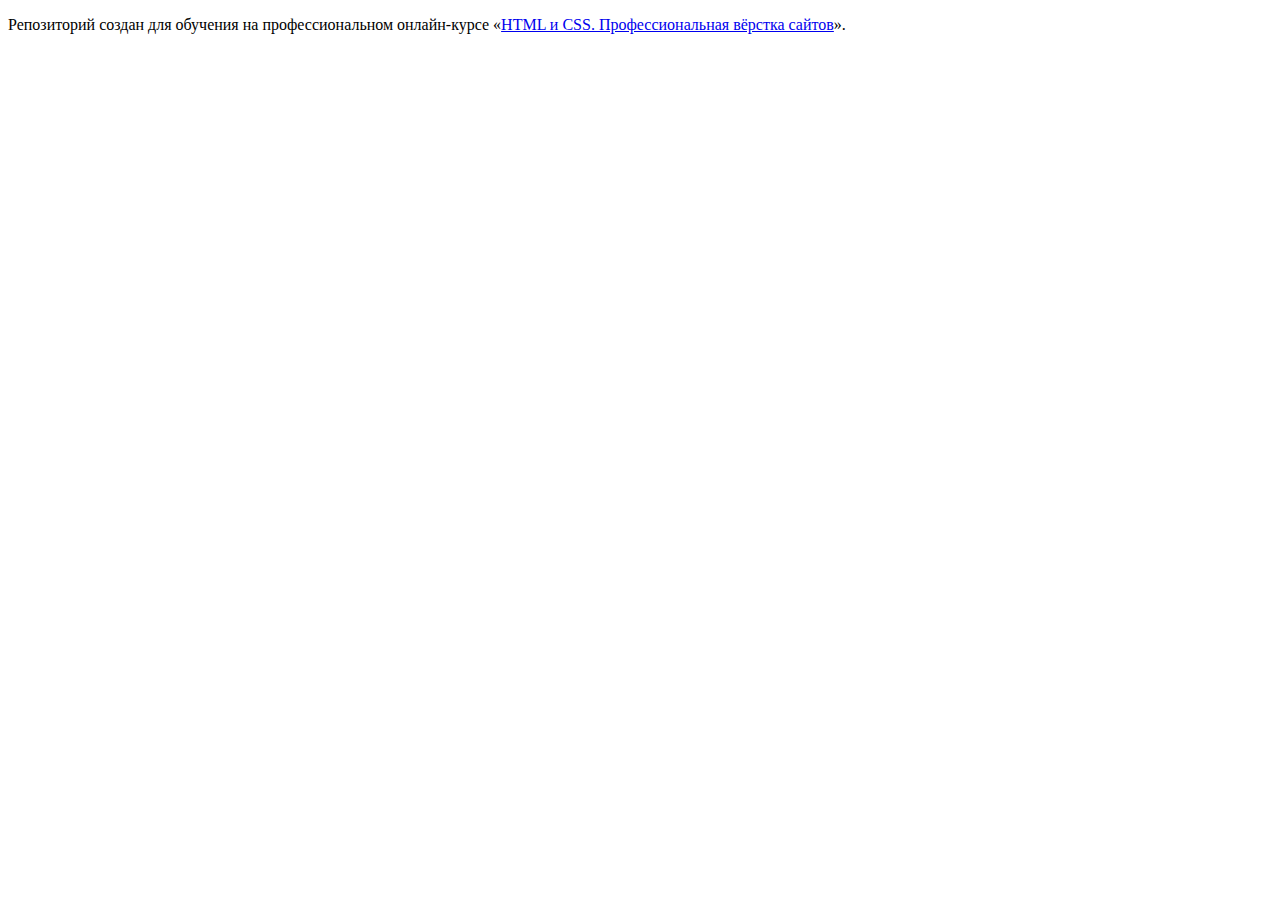
<file: index.html>
<!DOCTYPE html>
<html lang="ru">
  <head>
    <meta charset="utf-8">
    <title>HTML Academy: Седона</title>
  </head>
  <body>

    <p>Репозиторий создан для обучения на профессиональном онлайн‑курсе «<a href="https://htmlacademy.ru/intensive/htmlcss">HTML и CSS. Профессиональная вёрстка сайтов</a>».</p>

  </body>
</html>
</file>
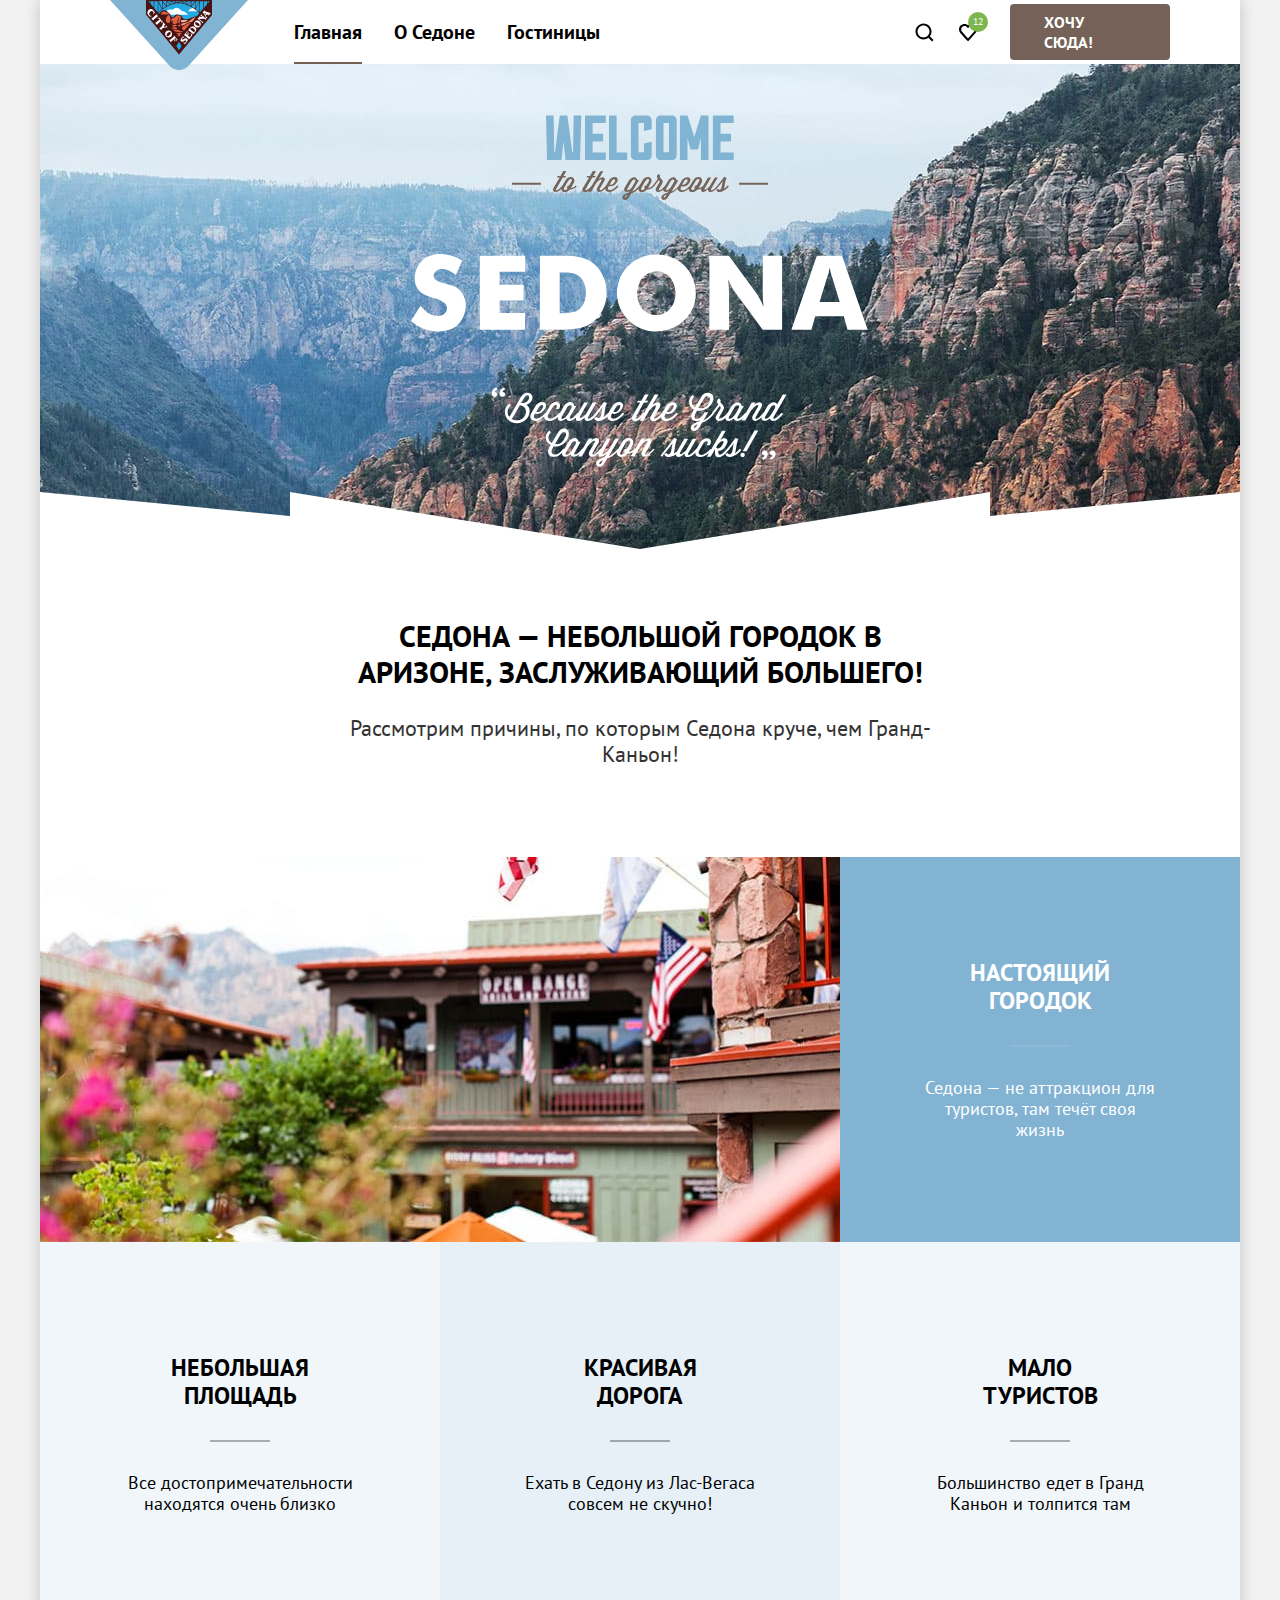
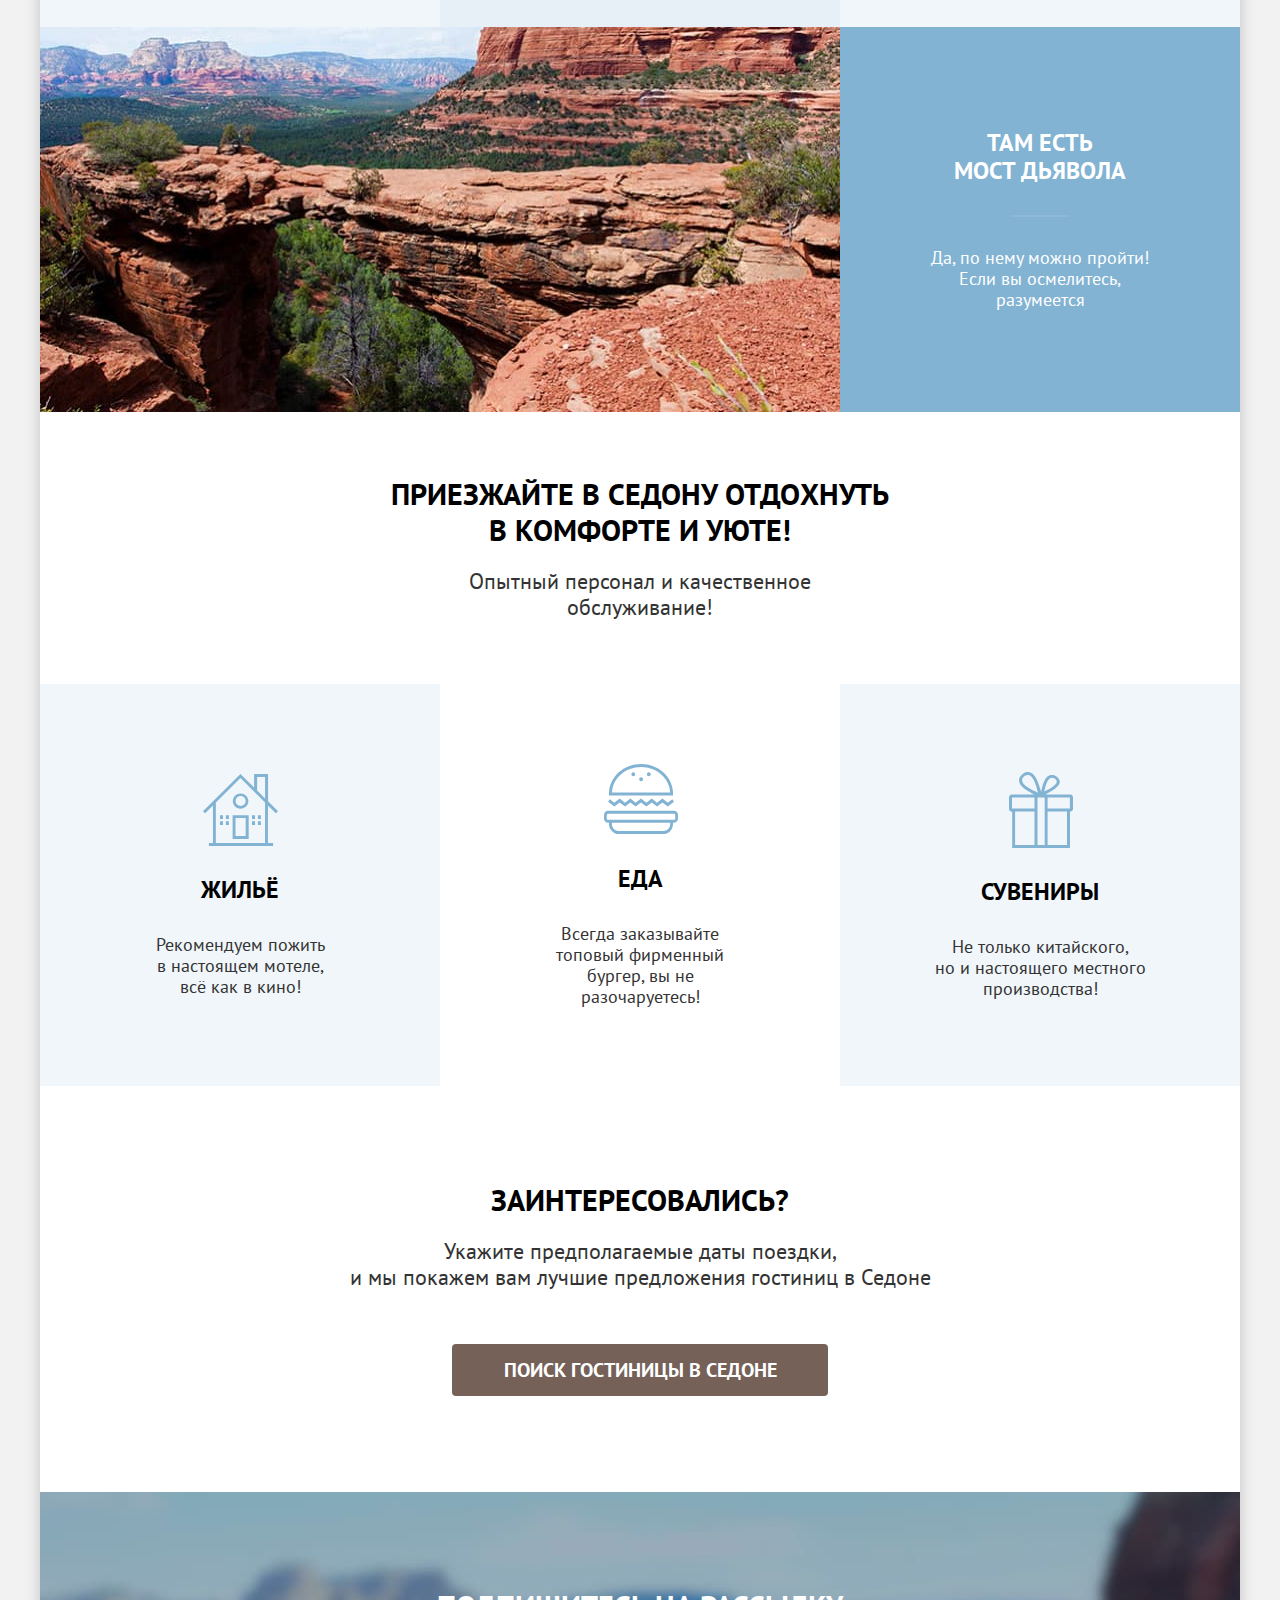
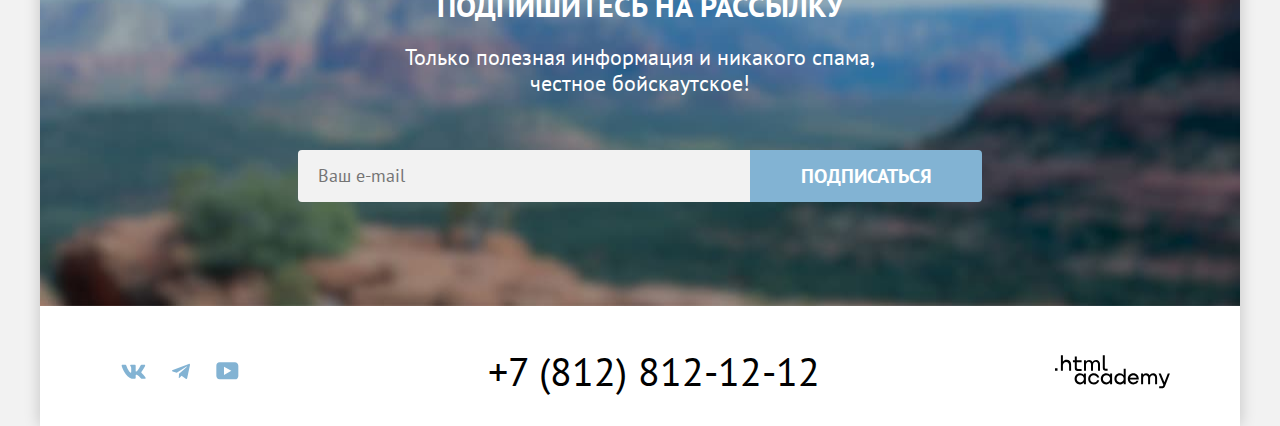
<file: 1/index.html>
<!DOCTYPE html>
<html lang="ru">

  <head>
    <meta charset="utf-8">
    <title>Главная страница</title>
    <link rel="icon" type="image/png" href="./images/favicon.png">
    <link rel="stylesheet" href="./styles/style.css">
    <base href="https://htmlacademy-htmlcss.github.io/2290335-sedona-2/1/">
</head>

  <body>
    <div class="global-container">
      <header class="header" data-test="header">
        <nav class="header-navigation">

          <a class="sedona-logo" href="#">
            <img src="./images/sedona-logo.svg" alt="Логотип города Седона" width="138" height="70">
          </a>

          <ul class="navigation-list">
            <li class="navigation-item">
              <a class="navigation-link navigation-link_current" href="#">Главная</a>
            </li>
            <li class="navigation-item">
              <a class="navigation-link" href="#">О Седоне</a>
            </li>
            <li class="navigation-item">
              <a class="navigation-link" href="./catalog.html">Гостиницы</a>
            </li>
          </ul>

          <ul class="user-list">
            <li>
              <a class="glass-link user-link" href="./catalog.html">
                <span class="visually-hidden">Найти гостиницу</span>
              </a>
            </li>
            <li>
              <a class="heart-link user-link" href="#">
                <span class="visually-hidden">Избранное</span>
                <span class="favorite-bandage">12</span>
              </a>
            </li>
          </ul>
          <a class="button button_brown header-button" href="#">Хочу сюда!</a>
        </nav>
      </header>

      <main class="main" data-test="main">
        <h1 class="visually-hidden">Седона. Главная страница</h1>

        <section class="hero" data-test="hero">
          <h2 class="visually-hidden">Добро пожаловать в город Седона</h2>
          <img class="hero-welcome" src="./images/index/hero-welcome.svg" alt="Welcome to the gorgeus Sedona!"
            width="458" height="352">
        </section>

        <section class="advantages" data-test="advantages">
          <h2 class="advantages-title font-section-heading">Седона — небольшой городок в Аризоне, заслуживающий
            большего!</h2>
          <p class="advantages-subtitle font-main-subtitle">Рассмотрим причины, по которым Седона круче, чем
            Гранд-Каньон!</p>

          <ul class="advantages-list">
            <li class="advantages-item advantages-item_big">
              <div class="advantages-item__text">
                <h3 class="advantages-item__title font-mini-title">Настоящий городок</h3>
                <p class="advantages-item__subtitle">Седона — не аттракцион для туристов, там течёт своя жизнь</p>
              </div>
              <img class="advantages-item__image" src="./images/index/advantages-1.jpg" alt="Здание муниципалитета"
                width="800" height="385">
            </li>
            <li class="advantages-item">
              <h3 class="advantages-item__title font-mini-title">Небольшая площадь</h3>
              <p class="advantages-item__subtitle">Все достопримечательности находятся очень близко</p>
            </li>
            <li class="advantages-item">
              <h3 class="advantages-item__title font-mini-title">Красивая дорога</h3>
              <p class="advantages-item__subtitle">Ехать в Седону из Лас-Вегаса совсем не скучно!</p>
            </li>
            <li class="advantages-item">
              <h3 class="advantages-item__title font-mini-title">Мало туристов</h3>
              <p class="advantages-item__subtitle">Большинство едет в Гранд Каньон и толпится там</p>
            </li>
            <li class="advantages-item advantages-item_big">
              <div class="advantages-item__text">
                <h3 class="advantages-item__title font-mini-title">Там есть мост&nbsp;дьявола</h3>
                <p class="advantages-item__subtitle">Да, по нему можно пройти! Если вы осмелитесь, разумеется</p>
              </div>
              <img class="advantages-item__image" src="./images/index/advantages-2.jpg" alt="Мост дьявола" width="800"
                height="385">
            </li>
          </ul>
        </section>

        <section class="service">
          <h2 class="service-title font-section-heading">Приезжайте в Седону отдохнуть в комфорте и уюте!</h2>
          <p class="service-subtitle font-main-subtitle">Опытный персонал и качественное обслуживание!</p>

          <ul class="service-list">
            <li class="service-item service-house">
              <h3 class="service-name font-mini-title">Жильё</h3>
              <p class="service-description">Рекомендуем пожить в&nbsp;настоящем мотеле, всё&nbsp;как&nbsp;в кино!</p>
            </li>
            <li class="service-item service-food">
              <h3 class="service-name font-mini-title">Еда</h3>
              <p class="service-description">Всегда заказывайте топовый&nbsp;фирменный бургер, вы&nbsp;не разочаруетесь!
              </p>
            </li>
            <li class="service-item service-gift">
              <h3 class="service-name font-mini-title">Сувениры</h3>
              <p class="service-description">Не только китайского, но&nbsp;и&nbsp;настоящего местного производства!</p>
            </li>
          </ul>
        </section>

        <section class="search" data-test="search">
          <h2 class="search-title font-section-heading">Заинтересовались?</h2>
          <p class="search-subtitle font-main-subtitle">Укажите предполагаемые даты поездки,<br>и мы покажем вам лучшие
            предложения гостиниц в Седоне</p>
          <a class="button button_brown button_big search-button" href="./modal.html">Поиск гостиницы в Седоне</a>
        </section>

        <section class="subscribe subscribe_with" data-test="subscribe">
          <h2 class="subscribe-title font-section-heading">Подпишитесь на рассылку</h2>
          <p class="subscribe-subtitle font-main-subtitle">Только полезная информация и никакого спама,
            честное&nbsp;бойскаутское!</p>

          <form class="subscribe-form" method="post" action="https://echo.htmlacademy.ru/">
            <input class="subscribe-input" type="email" name="subscribe" id="subscribe-input" placeholder="Ваш e-mail"
              required>
            <label class="subscribe-control visually-hidden" for="subscribe-input">Ваш e-mail</label>
            <button class="button button_blue button_big subscribe-button" type="submit">Подписаться</button>
          </form>
        </section>
      </main>

      <footer class="footer" data-test="footer">
        <ul class="social-list">
          <li class="social-item">
            <a class="social-link social-vk" href="https://vk.com/htmlacademy" target="_blank"
              rel="noreferrer noopener">
              <span class="visually-hidden">Вконтакте</span>
            </a>
          </li>
          <li class="social-item">
            <a class="social-link social-telegram" href="https://t.me/htmlacademy" target="_blank"
              rel="noreferrer noopener">
              <span class="visually-hidden">Телеграмм</span>
            </a>
          </li>
          <li class="social-item">
            <a class="social-link social-youtube" href="https://www.youtube.com/user/htmlacademyru" target="_blank"
              rel="noreferrer noopener">
              <span class="visually-hidden">Youtube</span>
            </a>
          </li>
        </ul>
        <address class="phone">
          <a class="phone-link" href="tel:+78128121212">+7 (812) 812-12-12</a>
        </address>
        <a class="developer-logo" href="https://htmlacademy.ru/intensive/htmlcss" target="_blank"
          rel="noreferrer noopener">
          <svg class="developer-logo__image" aria-hidden="true" focusable="false" width="115" height="34"
            xmlns="http://www.w3.org/2000/svg">
            <path
              d="M0 13.256v2.6h2.5v-2.6H0ZM11.6 4.856c-1.6 0-2.8.7-3.6 1.7h-.1v-6.2h-2v15.5h2v-5.3c0-2.1 1.3-3.6 3.3-3.6 1.8 0 2.9 1.4 2.9 3.2v5.7h2v-6.1c.1-3-1.8-4.9-4.5-4.9ZM26.6 5.156h-4.8v-3.7h-2v3.8h-1.9v2h1.9v6c0 1.7 1 2.7 2.7 2.7h4.1v-2h-3.7c-.7 0-1.1-.4-1.1-1.1v-5.7h4.8v-2ZM41.1 4.956c-1.6 0-2.9.8-3.5 2.1h-.1c-.6-1.2-1.8-2.1-3.4-2.1-1.4 0-2.5.8-3.1 1.8h-.1v-1.6H29v10.6h2v-5.4c0-2 1-3.5 2.6-3.5 1.5 0 2.4 1 2.4 2.6v6.3h2v-5.6c0-2.4 1.4-3.3 2.6-3.3 1.5 0 2.4 1 2.4 2.6v6.3h2v-6.5c.1-2.5-1.4-4.3-3.9-4.3ZM47.8 13.056c0 1.7 1 2.7 2.8 2.7h2v-2h-1.7c-.7 0-1.1-.4-1.1-1.1V.356h-2v12.7ZM28.9 20.056c-.9-1.1-2.2-1.8-3.9-1.8-3.1 0-5.4 2.3-5.4 5.6s2.3 5.6 5.4 5.6c1.8 0 3-.8 3.8-1.9h.1v1.6h2v-10.6h-2v1.5Zm-3.6 7.4c-2.2 0-3.6-1.6-3.6-3.6s1.4-3.6 3.6-3.6 3.6 1.6 3.6 3.6c0 1.9-1.4 3.6-3.6 3.6ZM44.2 22.356c-.5-2.4-2.6-4.1-5.4-4.1-3.4 0-5.6 2.5-5.6 5.6 0 3.1 2.2 5.6 5.6 5.6 2.8 0 4.9-1.8 5.4-4.2h-2.1c-.4 1.3-1.7 2.3-3.3 2.3-2.2 0-3.6-1.6-3.6-3.6s1.4-3.6 3.6-3.6c1.6 0 2.8 1 3.3 2.2h2.1v-.2ZM55.1 20.056c-.9-1.1-2.2-1.8-3.9-1.8-3.1 0-5.4 2.3-5.4 5.6s2.3 5.6 5.4 5.6c1.8 0 3-.8 3.8-1.9h.1v1.6h2v-10.6h-2v1.5Zm-3.6 7.4c-2.2 0-3.6-1.6-3.6-3.6s1.4-3.6 3.6-3.6 3.6 1.6 3.6 3.6c0 1.9-1.5 3.6-3.6 3.6ZM68.7 20.156c-.9-1.1-2.2-1.9-3.9-1.9-3.1 0-5.4 2.3-5.4 5.6s2.2 5.6 5.4 5.6c1.7 0 3-.8 3.8-1.8h.1v1.5h2v-15.4h-2v6.4Zm-3.6 7.3c-2.2 0-3.6-1.6-3.6-3.6s1.4-3.6 3.6-3.6 3.6 1.6 3.6 3.6c-.1 2-1.5 3.6-3.6 3.6ZM78.3 18.256c-3.3 0-5.5 2.5-5.5 5.6 0 3 2.1 5.6 5.5 5.6 2.5 0 4.5-1.3 5.2-3.6h-2.1c-.5 1-1.6 1.6-3 1.6-1.9 0-3.3-1.3-3.4-2.9h8.8c.2-3.6-2-6.3-5.5-6.3Zm0 1.9c1.7 0 3 1 3.3 2.6h-6.5c.3-1.5 1.5-2.6 3.2-2.6ZM98.2 18.256c-1.6 0-2.9.8-3.6 2h-.1c-.6-1.2-1.8-2-3.4-2-1.4 0-2.5.7-3.1 1.8v-1.5h-1.9v10.6h2v-5.4c0-2 1-3.4 2.6-3.5 1.5 0 2.4 1 2.4 2.6v6.3h2v-5.6c0-2.4 1.4-3.3 2.6-3.3 1.5 0 2.4 1 2.4 2.6v6.3h2v-6.5c.1-2.6-1.4-4.4-3.9-4.4ZM109.4 27.356l-3.6-8.9h-2.2l4.8 11.6c-.3.9-.7 1.2-1.7 1.2h-2.5v2h2.5c1.8 0 2.8-.8 3.5-2.6l4.7-12.2h-2.1l-3.4 8.9Z" />
          </svg>
        </a>
      </footer>

      <div class="modal-container modal-container-hidden">
        <section class="modal modal-search">
          <h2 class="modal-title">Поиск гостиницы в Седоне</h2>
          <button class="modal-close-button" type="button">
            <span class="visually-hidden">Закрыть</span>
          </button>
          <form class="modal-content" action="https://echo.htmlacademy.ru/" method="post">
            <label class="flight arriving" for="arriving-input">
              <span class="font-modal-title flight-name">Дата Заезда:</span>
              <input class="schedule-input arriving-input font-modal-input" type="text" name="arriving-input"
                value="27 апреля 2020" placeholder="Укажите дату" required id="arriving-input">
            </label>
            <p class="font-modal-text warning-message arriving-message">Мы не можем отправить вас в прошлое.</p>

            <label class="flight departure" for="departure-input">
              <span class="font-modal-title flight-name">Дата Выезда:</span>
              <input class="schedule-input departure-input font-modal-input" type="text" name="departure-input"
                value="1 сентября 2023" placeholder="Укажите дату" required id="departure-input">
            </label>
            <p class="font-modal-text warning-message departure-message">На эти даты есть свободные номера. Пока есть.</p>

            <div class="modal-age">

              <div class="age-control age-adults">
                <label class="font-modal-title" for="adults-input">Взрослые:</label>
                <div class="age-buttons">
                  <input class="age-input font-modal-input" type="number" value="2" name="adults-input"
                    id="adults-input">
                  <button class="age-button age-minus" type="button">
                    <svg class="age-icon" width="20" height="20" viewBox="0 0 20 20" fill="none"
                      xmlns="http://www.w3.org/2000/svg">
                      <path d="M3 9V11H17V9H3Z" />
                    </svg>
                    <span class="visually-hidden">Уменьшить количество</span>
                  </button>
                  <button class="age-button age-plus" type="button">
                    <svg class="age-icon" width="20" height="20" viewBox="0 0 20 20" fill="none"
                      xmlns="http://www.w3.org/2000/svg">
                      <path d="M17 9H11V3H9V9H3V11H9V17H11V11H17V9Z" />
                    </svg>
                    <span class="visually-hidden">Увеличить количество</span>
                  </button>
                </div>
              </div>

              <div class="age-control age-children">
                <span class="tooltip-wrapper">
                  <label class="font-modal-title" for="children-input">Дети:</label>
                  <span class="tooltip">
                    <button class="tooltip-toggle" type="button"></button>
                    <span class="tooltip-text">Укажите количество детей, которые будут с вами, возраст которых от 6 до
                      18 лет. Дети до 6 лет размещаются бесплатно.</span>
                  </span>
                </span>
                <div class="age-buttons">
                  <input class="age-input font-modal-input" type="number" value="2" name="children-input"
                    id="children-input">
                  <button type="button" class="age-button age-minus">
                    <svg class="age-icon" width="20" height="20" viewBox="0 0 20 20" fill="currentColor"
                      xmlns="http://www.w3.org/2000/svg">
                      <path d="M3 9V11H17V9H3Z" />
                    </svg>
                    <span class="visually-hidden">Уменьшить количество</span>
                  </button>
                  <button type="button" class="age-button age-plus">
                    <svg class="age-icon" width="20" height="20" viewBox="0 0 20 20" fill="currentColor"
                      xmlns="http://www.w3.org/2000/svg">
                      <path d="M17 9H11V3H9V9H3V11H9V17H11V11H17V9Z" />
                    </svg>
                    <span class="visually-hidden">Добавить количество</span>
                  </button>
                </div>
              </div>
            </div>
            <button class="button button_big button_blue modal-submit-button" type="submit">Найти</button>
          </form>
        </section>
      </div>

    </div>
  </body>

</html>
</file>
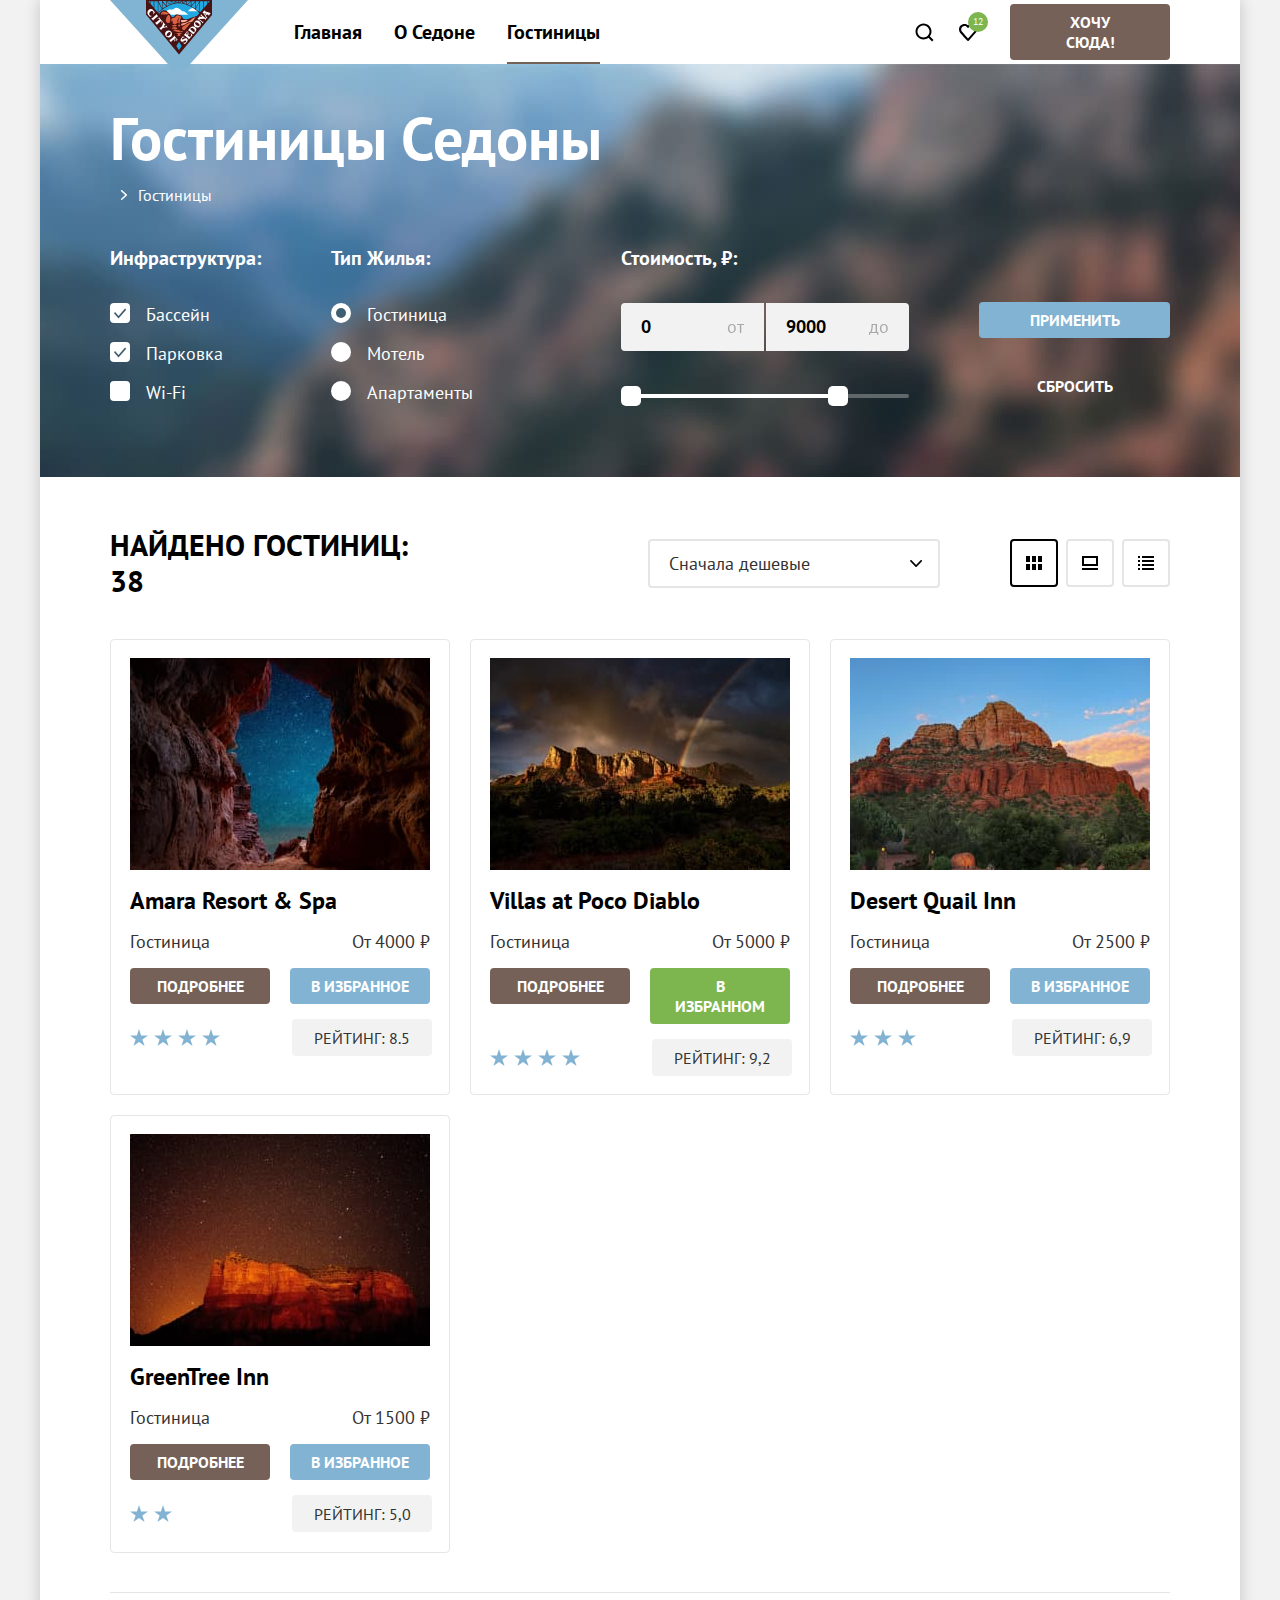
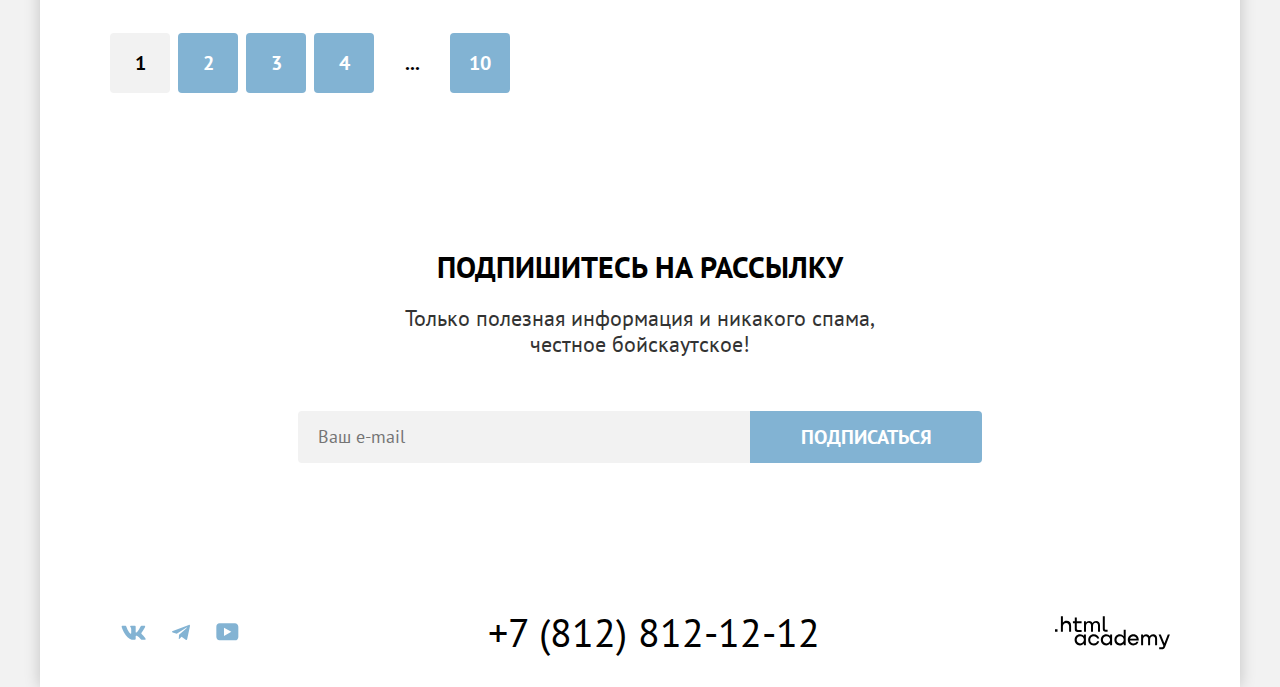
<file: catalog.html>
<!DOCTYPE html>
<html lang="en">
<head>
  <meta charset="UTF-8">
  <meta name="viewport" content="width=device-width, initial-scale=1.0">
  <title>Каталог</title>
  <link rel="icon" type="image/png" href="./images/favicon.png">
  <link rel="stylesheet" href="./styles/style.css">
</head>
<body>
  <div class="global-container">
    <header class="header" data-test="header">
          <nav class="header-navigation">
            <a class="sedona-logo" href="./index.html">
              <img src="./images/sedona-logo.svg" alt="Логотип города Седона" width="138" height="70">
            </a>

            <ul class="navigation-list">
              <li class="navigation-item">
                <a class="navigation-link" href="./index.html">Главная</a>
              </li>
              <li class="navigation-item">
                <a class="navigation-link" href="#">О Седоне</a>
              </li>
              <li class="navigation-item">
                <a class="navigation-link navigation-link_current" href="#">Гостиницы</a>
              </li>
            </ul>

            <ul class="user-list">
              <li>
                <a class="glass-link user-link" href="./catalog.html">
                  <span class="visually-hidden">Найти гостиницу</span>
                </a>
              </li>
              <li>
                <a class="heart-link user-link" href="#">
                  <span class="visually-hidden">Избранное</span>
                  <span class="favorite-bandage">12</span>
                </a>
              </li>
            </ul>
            <a class="button button_brown header-button" href="#">Хочу сюда!</a>
          </nav>
    </header>

    <main class="main" data-test="main">
      <h1 class="visually-hidden">Гостиницы Седоны</h1>
      <section class="filter" data-test="filter">
        <h2 class="filter-title font-super-heading">Гостиницы Седоны</h2>
        <ol class="breadcrumbs-list">
          <li class="breadcrumbs-item">
            <a class="breadcrumbs-link" href="./index.html"></a>
          </li>
          <li class="breadcrumbs-item">
            <a class="breadcrumbs-link" href="#">Гостиницы</a>
          </li>
        </ol>
        <form class="catalog-form" method="get" action="https://echo.htmlacademy.ru/">

          <fieldset class="infrastructure-fieldset catalog-fieldset">
            <legend class="filter-legend">Инфраструктура:</legend>
            <ul class="catalog-list">
              <li class="catalog-item">
                <label class="control">
                  <input class="control-input visually-hidden" type="checkbox" name="pool" value="pool" checked tabindex="-1">
                  <span class="control-mark" tabindex="0"></span>
                  <span class="control-text">Бассейн</span>
                </label>
              </li>
              <li class="catalog-item">
                <label class="control">
                  <input class="control-input visually-hidden" type="checkbox" name="parking" value="parking" checked tabindex="-1">
                  <span class="control-mark" tabindex="0"></span>
                  <span class="control-text">Парковка</span>
                </label>
              </li>
              <li class="catalog-item">
                <label class="control">
                  <input class="control-input visually-hidden" type="checkbox" name="wifi" value="wifi" tabindex="-1">
                  <span class="control-mark" tabindex="0"></span>
                  <span class="control-text">Wi-Fi</span>
                </label>
              </li>
            </ul>
          </fieldset>

          <fieldset class="accommodation-fieldset catalog-fieldset">
            <legend class="filter-legend">Тип жилья:</legend>
            <ul class="catalog-list">
              <li class="catalog-item">
                <label class="control">
                  <input class="control-input visually-hidden" type="radio" name="comfort" value="hotel" checked tabindex="-1">
                  <span class="control-mark" tabindex="0"></span>
                  <span class="control-text">Гостиница</span>
                </label>
              </li>
              <li class="catalog-item">
                <label class="control">
                  <input class="control-input visually-hidden" type="radio" name="comfort" value="motel" tabindex="-1">
                  <span class="control-mark" tabindex="0"></span>
                  <span class="control-text">Мотель</span>
                </label>
              </li>
              <li class="catalog-item">
                <label class="control">
                  <input class="control-input visually-hidden" type="radio" name="comfort" value="apartments" tabindex="-1">
                  <span class="control-mark" tabindex="0"></span>
                  <span class="control-text">Апартаменты</span>
                </label>
              </li>
            </ul>
          </fieldset>

          <fieldset class="cost-fieldset catalog-fieldset">
            <legend class="filter-legend">Стоимость, ₽:</legend>

            <div class="cost-controls">
              <label class="cost-control">
                <input class="cost-input cost-min" type="text" name="high-cost" value="0">
                <span class="cost-name">от</span>
              </label>
              <label class="cost-control">
                <input class="cost-input cost-max" type="text" name="low-cost" value="9000">
                <span class="cost-name">до</span>
              </label>
            </div>
            <div class="range">
                <div class="range-scale">
                  <div class="range-bar" style="width: 226px">
                    <button class="range-toggle toggle-min">
                      <span class="visually-hidden">Минимальная цена</span>
                    </button>
                    <button class="range-toggle toggle-max">
                      <span class="visually-hidden">Максимальная цена</span>
                    </button>
                  </div>
                </div>
              </div>
          </fieldset>

          <div class="filter-buttons">
            <button class="button button_blue filter-submit-button" type="submit">Применить</button>
            <button class="button button_transparent filter-reset-button" type="reset">Сбросить</button>
          </div>
        </form>
      </section>

      <section class="catalog" data-test="catalog">
        <h2 class="visually-hidden">Список вариантов</h2>

        <div class="toolbar">
          <div class="toolbar-result">Найдено гостиниц: 38</div>
          <select class="filter-select" name="priority" id="priority" aria-label="Сортировка">
            <option value="cheap-first">Сначала дешевые</option>
            <option value="rich-first">Сначала роскошные</option>
          </select>
          <ul class="vision-list">
            <li>
              <a class="vision-link tile-link vision-link_active" href="catalog.html?view=tile">
                <span class="visually-hidden">Плитка</span>
              </a>
            </li>
            <li>
              <a class="vision-link card-link" href="catalog.html?view=card">
                <span class="visually-hidden">Карточки</span>
              </a>
            </li>
            <li>
              <a class="vision-link list-link" href="catalog.html?view=list">
                <span class="visually-hidden">Список</span>
              </a>
            </li>
          </ul>
        </div>

        <ul class="cards-list">
          <li class="card">
            <a class="card__picture" href="#">
              <img src="./images/catalog/hotel-1.jpg" alt="Amara Resort & Spa" width="300" height="212">
            </a>
            <a class="card-name" href="#">
              <h3 class="card-title font-mini-title">Amara Resort & Spa</h3>
            </a>
            <div class="card-info">
              <span>Гостиница</span>
              <span>От 4000 ₽</span>
            </div>
            <div class="card-buttons">
              <a class="button button_brown detail-button" href="#">Подробнее</a>
              <button class="button button_blue like-button" type="button">в избранное</button>
            </div>
            <div class="card-rating">
              <div class="card-rating__stars card-rating__stars_four"></div>
              <div class="card-rating__text">Рейтинг: 8.5</div>
            </div>
          </li>
          <li class="card">
            <a class="card__picture" href="#">
              <img src="./images/catalog/hotel-2.jpg" alt="Villas at Poco Diablo" width="300" height="212">
            </a>
            <a class="card-name" href="#">
              <h3 class="card-title font-mini-title">Villas<span class="card-title__feature"> at </span>Poco Diablo</h3>
            </a>
            <div class="card-info">
              <span>Гостиница</span>
              <span>От 5000 ₽</span>
            </div>
            <div class="card-buttons">
              <a class="button button_brown detail-button" href="#">Подробнее</a>
              <button class="button button_green like-button" type="button">в избранном</button>
            </div>
            <div class="card-rating">
              <div class="card-rating__stars card-rating__stars_four"></div>
              <div class="card-rating__text">Рейтинг: 9,2</div>
            </div>
          </li>
          <li class="card">
            <a class="card__picture" href="#">
              <img src="./images/catalog/hotel-3.jpg" alt="Desert Quail Inn" width="300" height="212">
            </a>
            <a class="card-name" href="#">
              <h3 class="card-title font-mini-title">Desert Quail Inn</h3>
            </a>
            <div class="card-info">
              <span>Гостиница</span>
              <span>От 2500 ₽</span>
            </div>
            <div class="card-buttons">
              <a class="button button_brown detail-button" href="#">Подробнее</a>
              <button class="button button_blue like-button" type="button">в избранное</button>
            </div>
            <div class="card-rating">
              <div class="card-rating__stars card-rating__stars_three"></div>
              <div class="card-rating__text">Рейтинг: 6,9</div>
            </div>
          </li>
          <li class="card">
            <a class="card__picture" href="#">
              <img src="./images/catalog/hotel-4.jpg" alt="GreenTree Inn" width="300" height="212">
            </a>
            <a class="card-name" href="#">
              <h3 class="card-title font-mini-title">GreenTree Inn</h3>
            </a>
            <div class="card-info">
              <span>Гостиница</span>
              <span>От 1500 ₽</span>
            </div>
            <div class="card-buttons">
              <a class="button button_brown detail-button" href="#">Подробнее</a>
              <button class="button button_blue like-button" type="button">в избранное</button>
            </div>
            <div class="card-rating">
              <div class="card-rating__stars card-rating__stars_two"></div>
              <div class="card-rating__text">Рейтинг: 5,0</div>
            </div>
          </li>
        </ul>
        <ul class="pagination-list">
          <li class="pagination-item">
            <a class="pagination-link pagination-link_current" href="#" tabindex="-1">1</a>
          </li>
          <li class="pagination-item">
            <a class="pagination-link" href="#">2</a>
          </li>
          <li class="pagination-item">
            <a class="pagination-link" href="#">3</a>
          </li>
          <li class="pagination-item">
            <a class="pagination-link" href="#">4</a>
          </li>
          <li class="pagination-item">
            <a class="pagination-link pagination-link_blank" href="#">...</a>
          </li>
          <li class="pagination-item">
            <a class="pagination-link" href="#">10</a>
          </li>
        </ul>
      </section>

      <section class="subscribe" data-test="subscribe">
          <h2 class="subscribe-title font-section-heading">Подпишитесь на рассылку</h2>
          <p class="subscribe-subtitle font-main-subtitle">Только полезная информация и никакого спама,<br>честное бойскаутское!</p>

          <form class="subscribe-form" method="post" action="https://echo.htmlacademy.ru/">
            <input class="subscribe-input" type="email" name="subscribe" id="subscribe-input" placeholder="Ваш e-mail" required>
            <label class="subscribe-control visually-hidden" for="subscribe-input">Ваш e-mail</label>
            <button class="button button_blue subscribe-button button_big" type="submit">Подписаться</button>
          </form>
      </section>
    </main>

    <footer class="footer" data-test="footer">
      <ul class="social-list">
        <li class="social-item">
          <a class="social-link social-vk" href="https://vk.com/htmlacademy" target="_blank" rel="noreferrer noopener">
            <span class="visually-hidden">Вконтакте</span>
          </a>
        </li>
        <li class="social-item">
          <a class="social-link social-telegram" href="https://t.me/htmlacademy" target="_blank" rel="noreferrer noopener">
            <span class="visually-hidden">Телеграмм</span>
          </a>
        </li>
        <li class="social-item">
          <a class="social-link social-youtube" href="https://www.youtube.com/user/htmlacademyru" target="_blank" rel="noreferrer noopener">
            <span class="visually-hidden">Youtube</span>
          </a>
        </li>
      </ul>
      <address class="phone">
        <a class="phone-link" href="tel:+78128121212">+7 (812) 812-12-12</a>
      </address>
      <a class="developer-logo" href="https://htmlacademy.ru/intensive/htmlcss" target="_blank" rel="noreferrer noopener">
         <svg class="developer-logo__image" aria-hidden="true" focusable="false" width="115" height="34" xmlns="http://www.w3.org/2000/svg">
          <path d="M0 13.256v2.6h2.5v-2.6H0ZM11.6 4.856c-1.6 0-2.8.7-3.6 1.7h-.1v-6.2h-2v15.5h2v-5.3c0-2.1 1.3-3.6 3.3-3.6 1.8 0 2.9 1.4 2.9 3.2v5.7h2v-6.1c.1-3-1.8-4.9-4.5-4.9ZM26.6 5.156h-4.8v-3.7h-2v3.8h-1.9v2h1.9v6c0 1.7 1 2.7 2.7 2.7h4.1v-2h-3.7c-.7 0-1.1-.4-1.1-1.1v-5.7h4.8v-2ZM41.1 4.956c-1.6 0-2.9.8-3.5 2.1h-.1c-.6-1.2-1.8-2.1-3.4-2.1-1.4 0-2.5.8-3.1 1.8h-.1v-1.6H29v10.6h2v-5.4c0-2 1-3.5 2.6-3.5 1.5 0 2.4 1 2.4 2.6v6.3h2v-5.6c0-2.4 1.4-3.3 2.6-3.3 1.5 0 2.4 1 2.4 2.6v6.3h2v-6.5c.1-2.5-1.4-4.3-3.9-4.3ZM47.8 13.056c0 1.7 1 2.7 2.8 2.7h2v-2h-1.7c-.7 0-1.1-.4-1.1-1.1V.356h-2v12.7ZM28.9 20.056c-.9-1.1-2.2-1.8-3.9-1.8-3.1 0-5.4 2.3-5.4 5.6s2.3 5.6 5.4 5.6c1.8 0 3-.8 3.8-1.9h.1v1.6h2v-10.6h-2v1.5Zm-3.6 7.4c-2.2 0-3.6-1.6-3.6-3.6s1.4-3.6 3.6-3.6 3.6 1.6 3.6 3.6c0 1.9-1.4 3.6-3.6 3.6ZM44.2 22.356c-.5-2.4-2.6-4.1-5.4-4.1-3.4 0-5.6 2.5-5.6 5.6 0 3.1 2.2 5.6 5.6 5.6 2.8 0 4.9-1.8 5.4-4.2h-2.1c-.4 1.3-1.7 2.3-3.3 2.3-2.2 0-3.6-1.6-3.6-3.6s1.4-3.6 3.6-3.6c1.6 0 2.8 1 3.3 2.2h2.1v-.2ZM55.1 20.056c-.9-1.1-2.2-1.8-3.9-1.8-3.1 0-5.4 2.3-5.4 5.6s2.3 5.6 5.4 5.6c1.8 0 3-.8 3.8-1.9h.1v1.6h2v-10.6h-2v1.5Zm-3.6 7.4c-2.2 0-3.6-1.6-3.6-3.6s1.4-3.6 3.6-3.6 3.6 1.6 3.6 3.6c0 1.9-1.5 3.6-3.6 3.6ZM68.7 20.156c-.9-1.1-2.2-1.9-3.9-1.9-3.1 0-5.4 2.3-5.4 5.6s2.2 5.6 5.4 5.6c1.7 0 3-.8 3.8-1.8h.1v1.5h2v-15.4h-2v6.4Zm-3.6 7.3c-2.2 0-3.6-1.6-3.6-3.6s1.4-3.6 3.6-3.6 3.6 1.6 3.6 3.6c-.1 2-1.5 3.6-3.6 3.6ZM78.3 18.256c-3.3 0-5.5 2.5-5.5 5.6 0 3 2.1 5.6 5.5 5.6 2.5 0 4.5-1.3 5.2-3.6h-2.1c-.5 1-1.6 1.6-3 1.6-1.9 0-3.3-1.3-3.4-2.9h8.8c.2-3.6-2-6.3-5.5-6.3Zm0 1.9c1.7 0 3 1 3.3 2.6h-6.5c.3-1.5 1.5-2.6 3.2-2.6ZM98.2 18.256c-1.6 0-2.9.8-3.6 2h-.1c-.6-1.2-1.8-2-3.4-2-1.4 0-2.5.7-3.1 1.8v-1.5h-1.9v10.6h2v-5.4c0-2 1-3.4 2.6-3.5 1.5 0 2.4 1 2.4 2.6v6.3h2v-5.6c0-2.4 1.4-3.3 2.6-3.3 1.5 0 2.4 1 2.4 2.6v6.3h2v-6.5c.1-2.6-1.4-4.4-3.9-4.4ZM109.4 27.356l-3.6-8.9h-2.2l4.8 11.6c-.3.9-.7 1.2-1.7 1.2h-2.5v2h2.5c1.8 0 2.8-.8 3.5-2.6l4.7-12.2h-2.1l-3.4 8.9Z"/></svg>
      </a>
    </footer>
  </div>
</body>
</html>
</file>
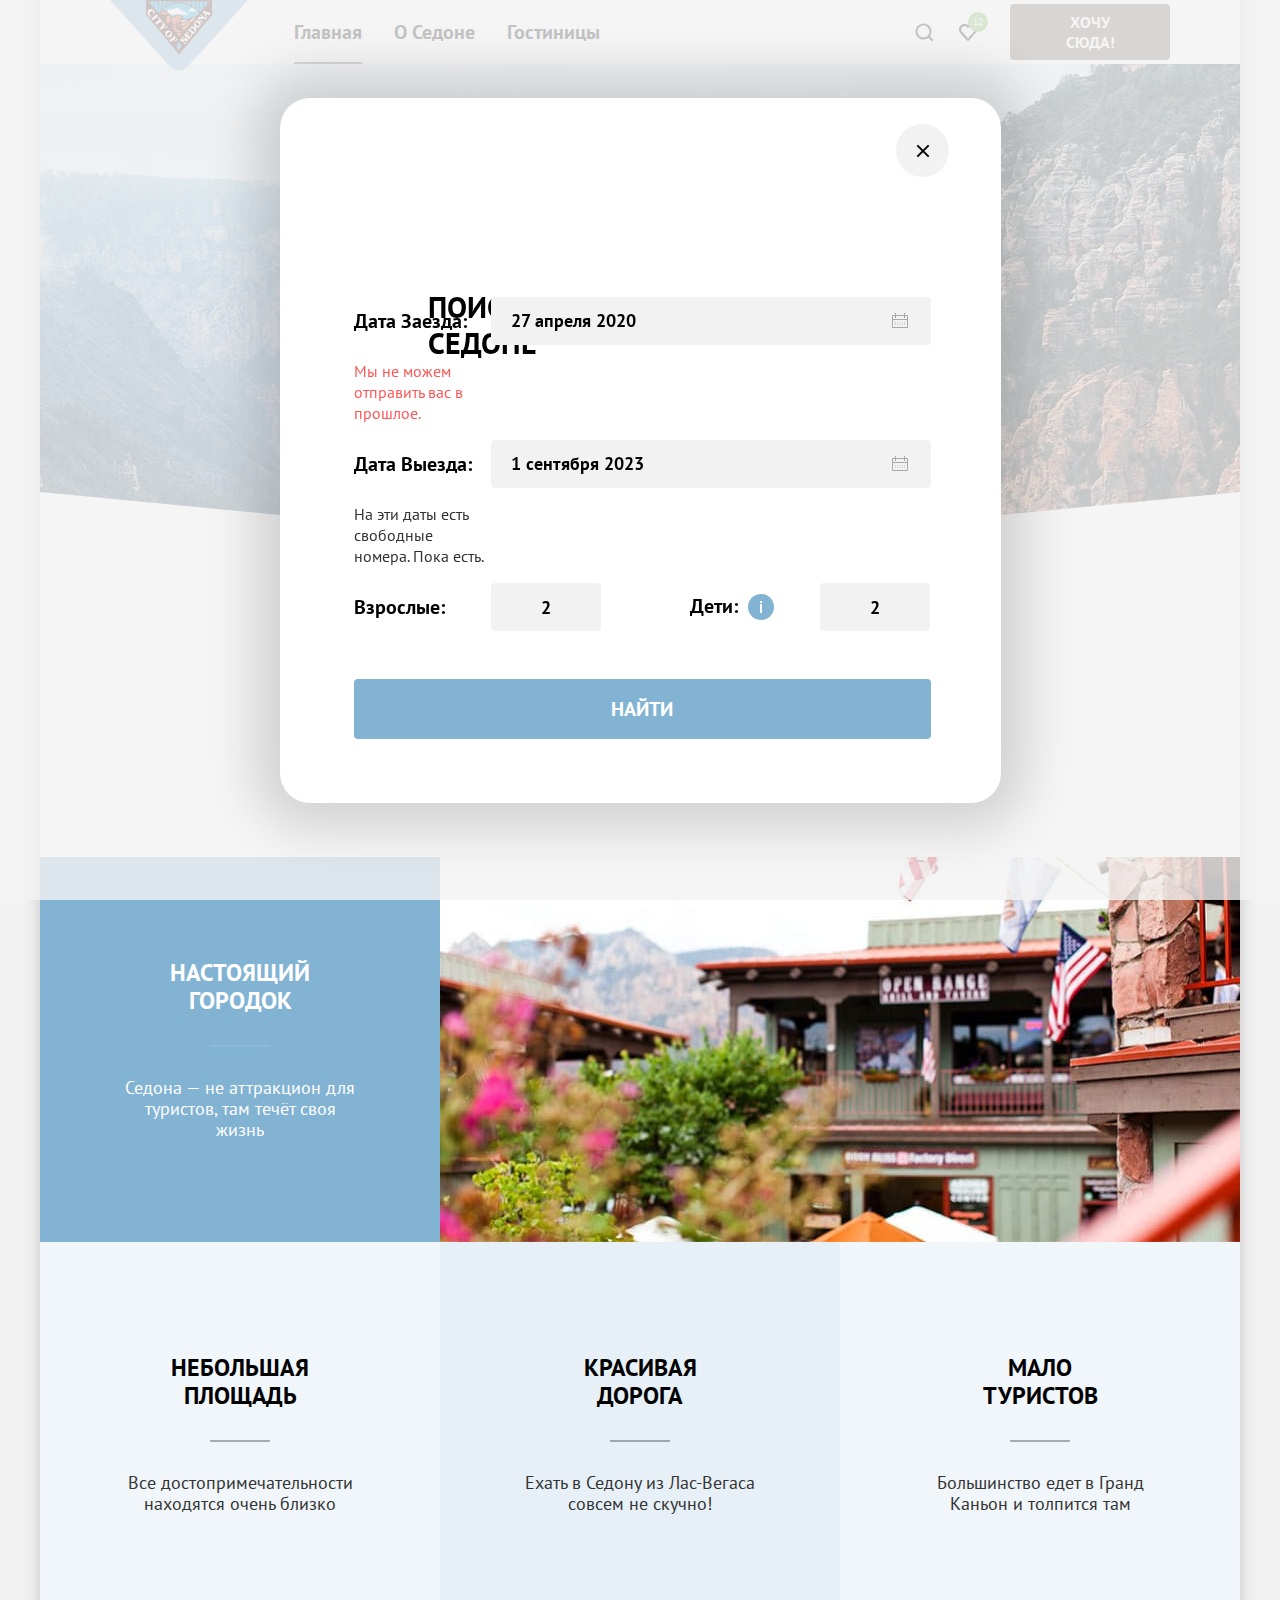
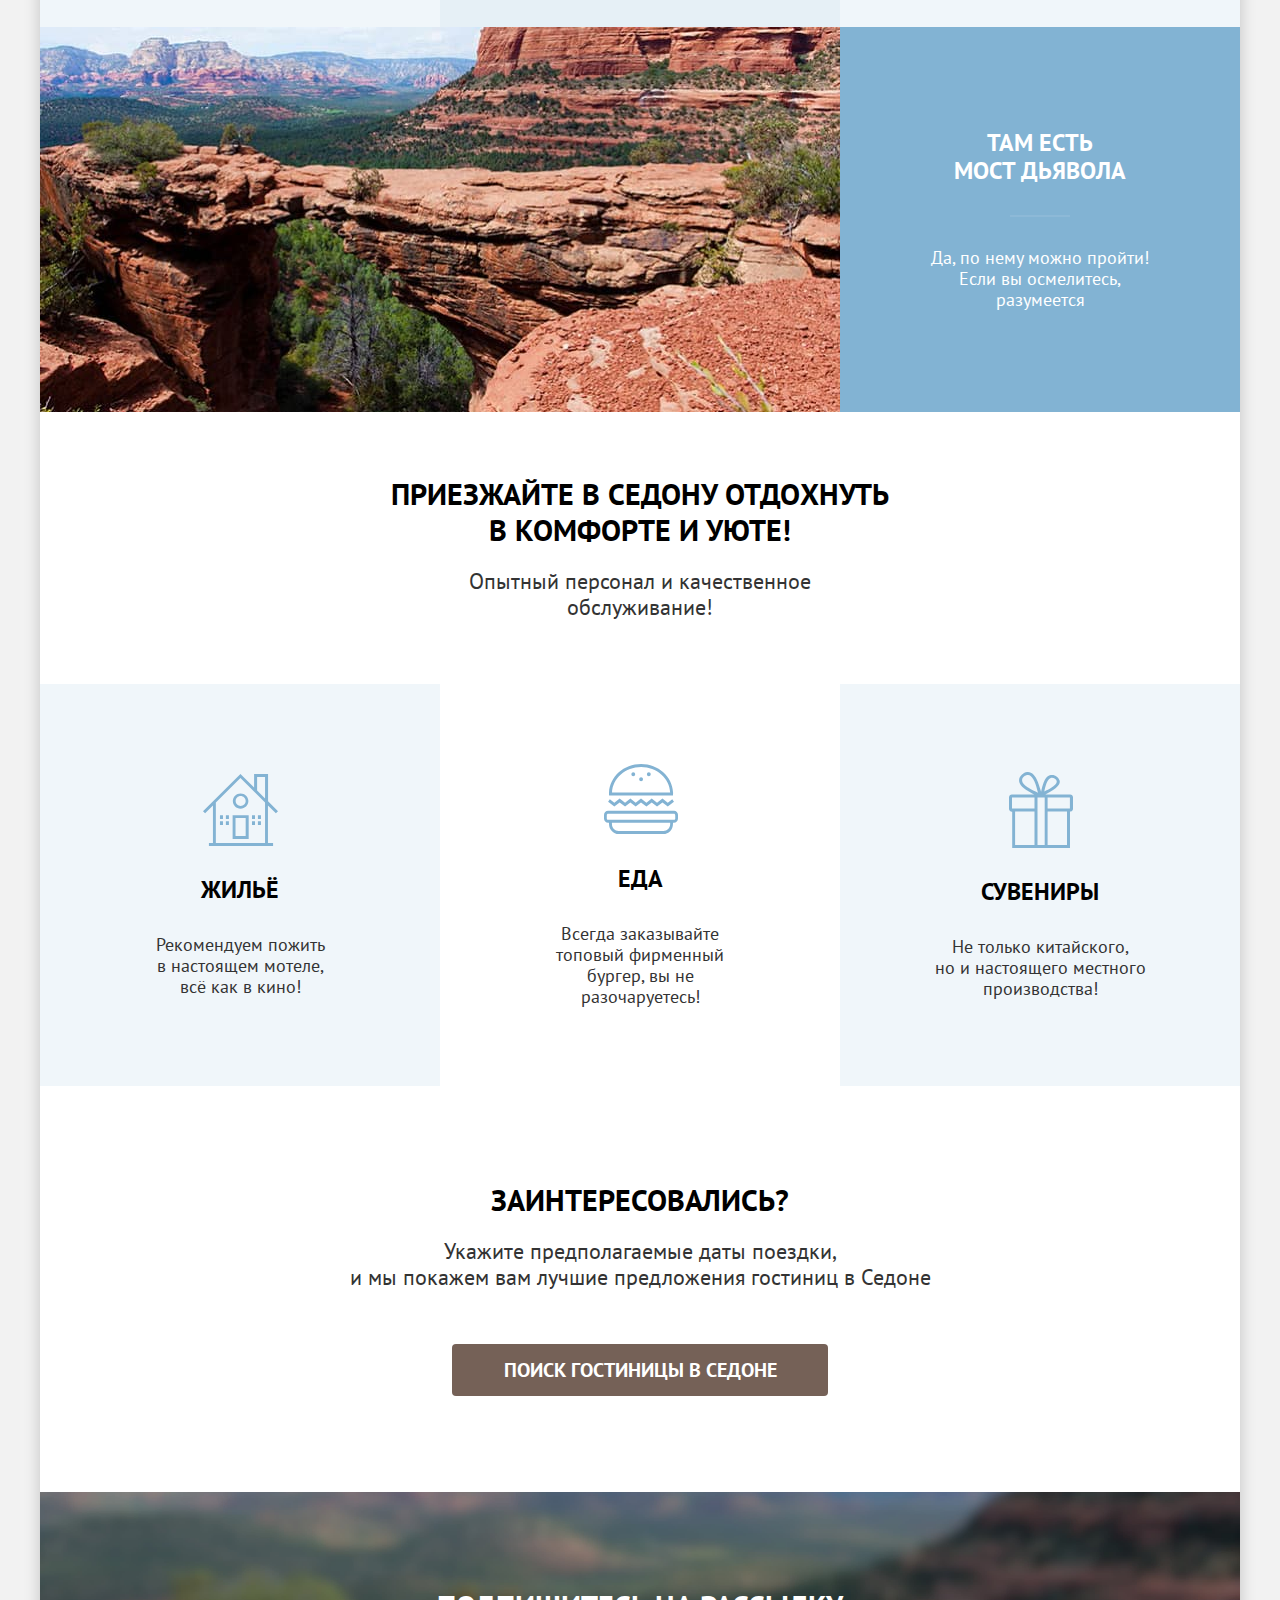
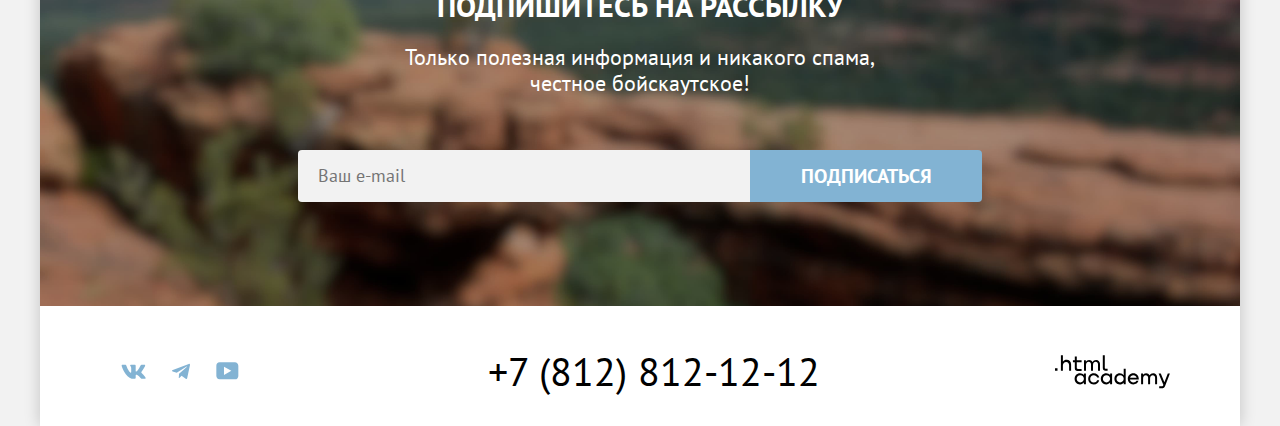
<file: modal.html>
<!DOCTYPE html>
<html lang="ru">
  <head>
    <meta charset="utf-8">
    <title>Модальное окно</title>
    <link rel="icon" type="image/png" href="./images/favicon.png">
    <link rel="stylesheet" href="./styles/style.css">
  </head>
  <body>
    <div class="global-container">
      <header class="header" data-test="header">
      <nav class="header-navigation">

        <a class="sedona-logo" href="#">
          <img src="./images/sedona-logo.svg" alt="Логотип города Седона" width="138" height="70">
        </a>

        <ul class="navigation-list">
          <li class="navigation-item">
            <a class="navigation-link navigation-link_current" href="#">Главная</a>
          </li>
          <li class="navigation-item">
            <a class="navigation-link" href="#">О Седоне</a>
          </li>
          <li class="navigation-item">
            <a class="navigation-link" href="./catalog.html">Гостиницы</a>
          </li>
        </ul>

        <ul class="user-list">
          <li>
            <a class="glass-link user-link" href="./catalog.html">
              <span class="visually-hidden">Найти гостиницу</span>
            </a>
          </li>
          <li>
            <a class="heart-link user-link" href="#">
              <span class="visually-hidden">Избранное</span>
              <span class="favorite-bandage">12</span>
            </a>
          </li>
        </ul>
        <a class="button button_brown header-button" href="#">Хочу сюда!</a>
      </nav>
      </header>

      <main class="main" data-test="main">
        <h1 class="visually-hidden">Седона. Главная страница</h1>

        <section class="hero" data-test="hero">
          <h2 class="visually-hidden">Красивая картинка</h2>
          <div class="hero-wrapper">
            <div class="hero-divider">
              <img class="hero-welcome" src="./images/index/hero-welcome.svg" alt="Welcome to the gorgeus Sedona!" width="458" height="352">
            </div>
          </div>
        </section>

        <section class="advantages" data-test="advantages">
          <h2 class="advantages-title font-section-heading">Седона — небольшой городок в Аризоне, заслуживающий большего!</h2>
          <p class="advantages-subtitle font-main-subtitle">Рассмотрим причины, по которым Седона круче, чем Гранд-Каньон!</p>

          <ul class="advantages-list">
            <li class="advantages-item advantages-item_big">
              <div class="advantages-item__text">
                <h3 class="advantages-item__title font-mini-title">Настоящий городок</h3>
                <p class="advantages-item__subtitle">Седона — не аттракцион для туристов, там течёт своя жизнь</p>
              </div>
              <img class="advantages-item__image" src="./images/index/advantages-1.jpg" alt="Здание муниципалитета" width="800" height="385">
            </li>
            <li class="advantages-item">
              <h3 class="advantages-item__title font-mini-title">Небольшая площадь</h3>
              <p class="advantages-item__subtitle">Все достопримечательности находятся очень близко</p>
            </li>
            <li class="advantages-item advantages-item_active">
              <h3 class="advantages-item__title font-mini-title">Красивая дорога</h3>
              <p class="advantages-item__subtitle">Ехать в Седону из Лас-Вегаса совсем не скучно!</p>
            </li>
            <li class="advantages-item">
              <h3 class="advantages-item__title font-mini-title">Мало туристов</h3>
              <p class="advantages-item__subtitle">Большинство едет в Гранд Каньон и толпится там</p>
            </li>
            <li class="advantages-item advantages-item_big">
              <div class="advantages-item__text">
                <h3 class="advantages-item__title font-mini-title">Там есть мост&nbspдьявола</h3>
                <p class="advantages-item__subtitle">Да, по нему можно пройти! Если вы осмелитесь, разумеется</p>
              </div>
              <img class="advantages-item__image" src="./images/index/advantages-2.jpg" alt="Мост дьявола" width="800" height="385">
            </li>
          </ul>
        </section>

        <section class="service">
          <h2 class="service-title font-section-heading">Приезжайте в Седону отдохнуть в комфорте и уюте!</h2>
          <p class="service-subtitle font-main-subtitle">Опытный персонал и качественное обслуживание!</p>

          <ul class="service-list">
            <li class="service-item service-house">
              <h3 class="service-name font-mini-title">Жильё</h3>
              <p class="service-description">Рекомендуем пожить в&nbspнастоящем мотеле, всё&nbspкак&nbspв кино!</p>
            </li>
            <li class="service-item service-food service-item_active">
              <h3 class="service-name font-mini-title">Еда</h3>
              <p class="service-description">Всегда заказывайте топовый&nbspфирменный бургер, вы&nbspне разочаруетесь!</p>
            </li>
            <li class="service-item service-gift ">
              <h3 class="service-name font-mini-title">Сувениры</h3>
              <p class="service-description">Не только китайского, но&nbspи&nbspнастоящего местного производства!</p>
            </li>
          </ul>
        </section>

        <section class="search" data-test="search">
          <h2 class="search-title font-section-heading">Заинтересовались?</h2>
          <p class="search-subtitle font-main-subtitle">Укажите предполагаемые даты поездки,<br>и мы покажем вам лучшие предложения гостиниц в Седоне</p>
          <a class="button button_brown search-button button_big" href="./modal.html">Поиск гостиницы в Седоне</a>
        </section>

        <section class="subscribe subscribe_with" data-test="subscribe">
          <h2 class="subscribe-title font-section-heading">Подпишитесь на рассылку</h2>
          <p class="subscribe-subtitle font-main-subtitle">Только полезная информация и никакого спама, честное&nbspбойскаутское!</p>

          <form class="subscribe-form" method="post" action="https://echo.htmlacademy.ru/">
            <input class="subscribe-input" type="email" name="subscribe" id="subscribe-input" placeholder="Ваш e-mail" required>
            <label class="subscribe-control visually-hidden" for="subscribe-input">Ваш e-mail</label>
            <button class="button button_blue subscribe-button button_big" type="submit">Подписаться</button>
          </form>
        </section>
      </main>

      <footer class="footer" data-test="footer">
        <ul class="social-list">
          <li class="social-item">
            <a class="social-link social-vk" href="https://vk.com/htmlacademy" target="_blank" rel="noreferrer noopener">
              <span class="visually-hidden">Вконтакте</span>
            </a>
          </li>
          <li class="social-item">
            <a class="social-link social-telegram" href="https://t.me/htmlacademy" target="_blank" rel="noreferrer noopener">
              <span class="visually-hidden">Телеграмм</span>
            </a>
          </li>
          <li class="social-item">
            <a class="social-link social-youtube" href="https://www.youtube.com/user/htmlacademyru" target="_blank" rel="noreferrer noopener">
              <span class="visually-hidden">Youtube</span>
            </a>
          </li>
        </ul>
        <address class="phone">
          <a class="phone-link" href="tel:+78128121212">+7 (812) 812-12-12</a>
        </address>
        <a class="developer-logo" href="https://htmlacademy.ru/intensive/htmlcss" target="_blank" rel="noreferrer noopener">
          <svg class="developer-logo__image" aria-hidden="true" focusable="false" width="115" height="34" xmlns="http://www.w3.org/2000/svg">
            <path d="M0 13.256v2.6h2.5v-2.6H0ZM11.6 4.856c-1.6 0-2.8.7-3.6 1.7h-.1v-6.2h-2v15.5h2v-5.3c0-2.1 1.3-3.6 3.3-3.6 1.8 0 2.9 1.4 2.9 3.2v5.7h2v-6.1c.1-3-1.8-4.9-4.5-4.9ZM26.6 5.156h-4.8v-3.7h-2v3.8h-1.9v2h1.9v6c0 1.7 1 2.7 2.7 2.7h4.1v-2h-3.7c-.7 0-1.1-.4-1.1-1.1v-5.7h4.8v-2ZM41.1 4.956c-1.6 0-2.9.8-3.5 2.1h-.1c-.6-1.2-1.8-2.1-3.4-2.1-1.4 0-2.5.8-3.1 1.8h-.1v-1.6H29v10.6h2v-5.4c0-2 1-3.5 2.6-3.5 1.5 0 2.4 1 2.4 2.6v6.3h2v-5.6c0-2.4 1.4-3.3 2.6-3.3 1.5 0 2.4 1 2.4 2.6v6.3h2v-6.5c.1-2.5-1.4-4.3-3.9-4.3ZM47.8 13.056c0 1.7 1 2.7 2.8 2.7h2v-2h-1.7c-.7 0-1.1-.4-1.1-1.1V.356h-2v12.7ZM28.9 20.056c-.9-1.1-2.2-1.8-3.9-1.8-3.1 0-5.4 2.3-5.4 5.6s2.3 5.6 5.4 5.6c1.8 0 3-.8 3.8-1.9h.1v1.6h2v-10.6h-2v1.5Zm-3.6 7.4c-2.2 0-3.6-1.6-3.6-3.6s1.4-3.6 3.6-3.6 3.6 1.6 3.6 3.6c0 1.9-1.4 3.6-3.6 3.6ZM44.2 22.356c-.5-2.4-2.6-4.1-5.4-4.1-3.4 0-5.6 2.5-5.6 5.6 0 3.1 2.2 5.6 5.6 5.6 2.8 0 4.9-1.8 5.4-4.2h-2.1c-.4 1.3-1.7 2.3-3.3 2.3-2.2 0-3.6-1.6-3.6-3.6s1.4-3.6 3.6-3.6c1.6 0 2.8 1 3.3 2.2h2.1v-.2ZM55.1 20.056c-.9-1.1-2.2-1.8-3.9-1.8-3.1 0-5.4 2.3-5.4 5.6s2.3 5.6 5.4 5.6c1.8 0 3-.8 3.8-1.9h.1v1.6h2v-10.6h-2v1.5Zm-3.6 7.4c-2.2 0-3.6-1.6-3.6-3.6s1.4-3.6 3.6-3.6 3.6 1.6 3.6 3.6c0 1.9-1.5 3.6-3.6 3.6ZM68.7 20.156c-.9-1.1-2.2-1.9-3.9-1.9-3.1 0-5.4 2.3-5.4 5.6s2.2 5.6 5.4 5.6c1.7 0 3-.8 3.8-1.8h.1v1.5h2v-15.4h-2v6.4Zm-3.6 7.3c-2.2 0-3.6-1.6-3.6-3.6s1.4-3.6 3.6-3.6 3.6 1.6 3.6 3.6c-.1 2-1.5 3.6-3.6 3.6ZM78.3 18.256c-3.3 0-5.5 2.5-5.5 5.6 0 3 2.1 5.6 5.5 5.6 2.5 0 4.5-1.3 5.2-3.6h-2.1c-.5 1-1.6 1.6-3 1.6-1.9 0-3.3-1.3-3.4-2.9h8.8c.2-3.6-2-6.3-5.5-6.3Zm0 1.9c1.7 0 3 1 3.3 2.6h-6.5c.3-1.5 1.5-2.6 3.2-2.6ZM98.2 18.256c-1.6 0-2.9.8-3.6 2h-.1c-.6-1.2-1.8-2-3.4-2-1.4 0-2.5.7-3.1 1.8v-1.5h-1.9v10.6h2v-5.4c0-2 1-3.4 2.6-3.5 1.5 0 2.4 1 2.4 2.6v6.3h2v-5.6c0-2.4 1.4-3.3 2.6-3.3 1.5 0 2.4 1 2.4 2.6v6.3h2v-6.5c.1-2.6-1.4-4.4-3.9-4.4ZM109.4 27.356l-3.6-8.9h-2.2l4.8 11.6c-.3.9-.7 1.2-1.7 1.2h-2.5v2h2.5c1.8 0 2.8-.8 3.5-2.6l4.7-12.2h-2.1l-3.4 8.9Z"/></svg>
        </a>
      </footer>

      <div class="modal-container">
        <section class="modal modal-search">
          <button class="modal-close-button" tabindex="0">
            <span class="visually-hidden">Закрыть</span>
          </button>
            <form class="modal-content" action="https://echo.htmlacademy.ru/" method="post">
              <h2 class="modal-title">Поиск гостиницы в Седоне</h2>

              <label class="flight arriving" for="arriving-input">
                <span class="font-modal-title" >Дата Заезда:</span>
                <input class="schedule-input arriving-input font-modal-input" type="text" name="arriving-input" value="27 апреля 2020" placeholder="Укажите дату" required id="arriving-input">
              </label>
              <p class="arriving-message font-modal-text">Мы не можем отправить вас в прошлое.</p>

              <label class="flight departure" for="departure-input">
                <span class="font-modal-title" >Дата Выезда:</span>
                <input class="schedule-input departure-input font-modal-input" type="text" name="departure-input" value="1 сентября 2023" placeholder="Укажите дату" required id="departure-input">
              </label>
              <p class="departure-message font-modal-text">На эти даты есть свободные номера. Пока есть.</p>

              <div class="modal-age">

                <label class="age-control age-adults" for="adults-input">
                  <div class="font-modal-title">Взрослые:</div>
                  <div class="age-buttons">
                    <input class="age-input font-modal-input"  type="number" value="2" name="adults-input" id="adults-input">
                    <button class="age-button age-minus" type="button"></button>
                    <button class="age-button age-plus" type="button"></button>
                  </div>
                </label>

                <label class="age-control age-children" for="children-input">
                  <span class="tooltip-wrapper">
                    <div class="font-modal-title">Дети:</div>
                    <span class="tooltip">
                      <button class="tooltip-toggle" type="button"></button>
                      <span class="tooltip-text">Укажите количество детей, которые будут с вами, возраст которых от 6 до 18 лет. Дети до 6 лет размещаются бесплатно.</span>
                    </span>
                  </span>
                  <div class="age-buttons">
                    <input class="age-input font-modal-input" type="number" value="2" name="children-input" id="children-input">
                    <button type="button" class="age-button age-minus"></button>
                    <button type="button" class="age-button age-plus"></button>
                  </div>
                </label>
              </div>
              <button class="button button_big button_blue modal-submit-button">Найти</button>
            </form>
          </section>
      </div>

    </div>
  </body>
</html>
</file>
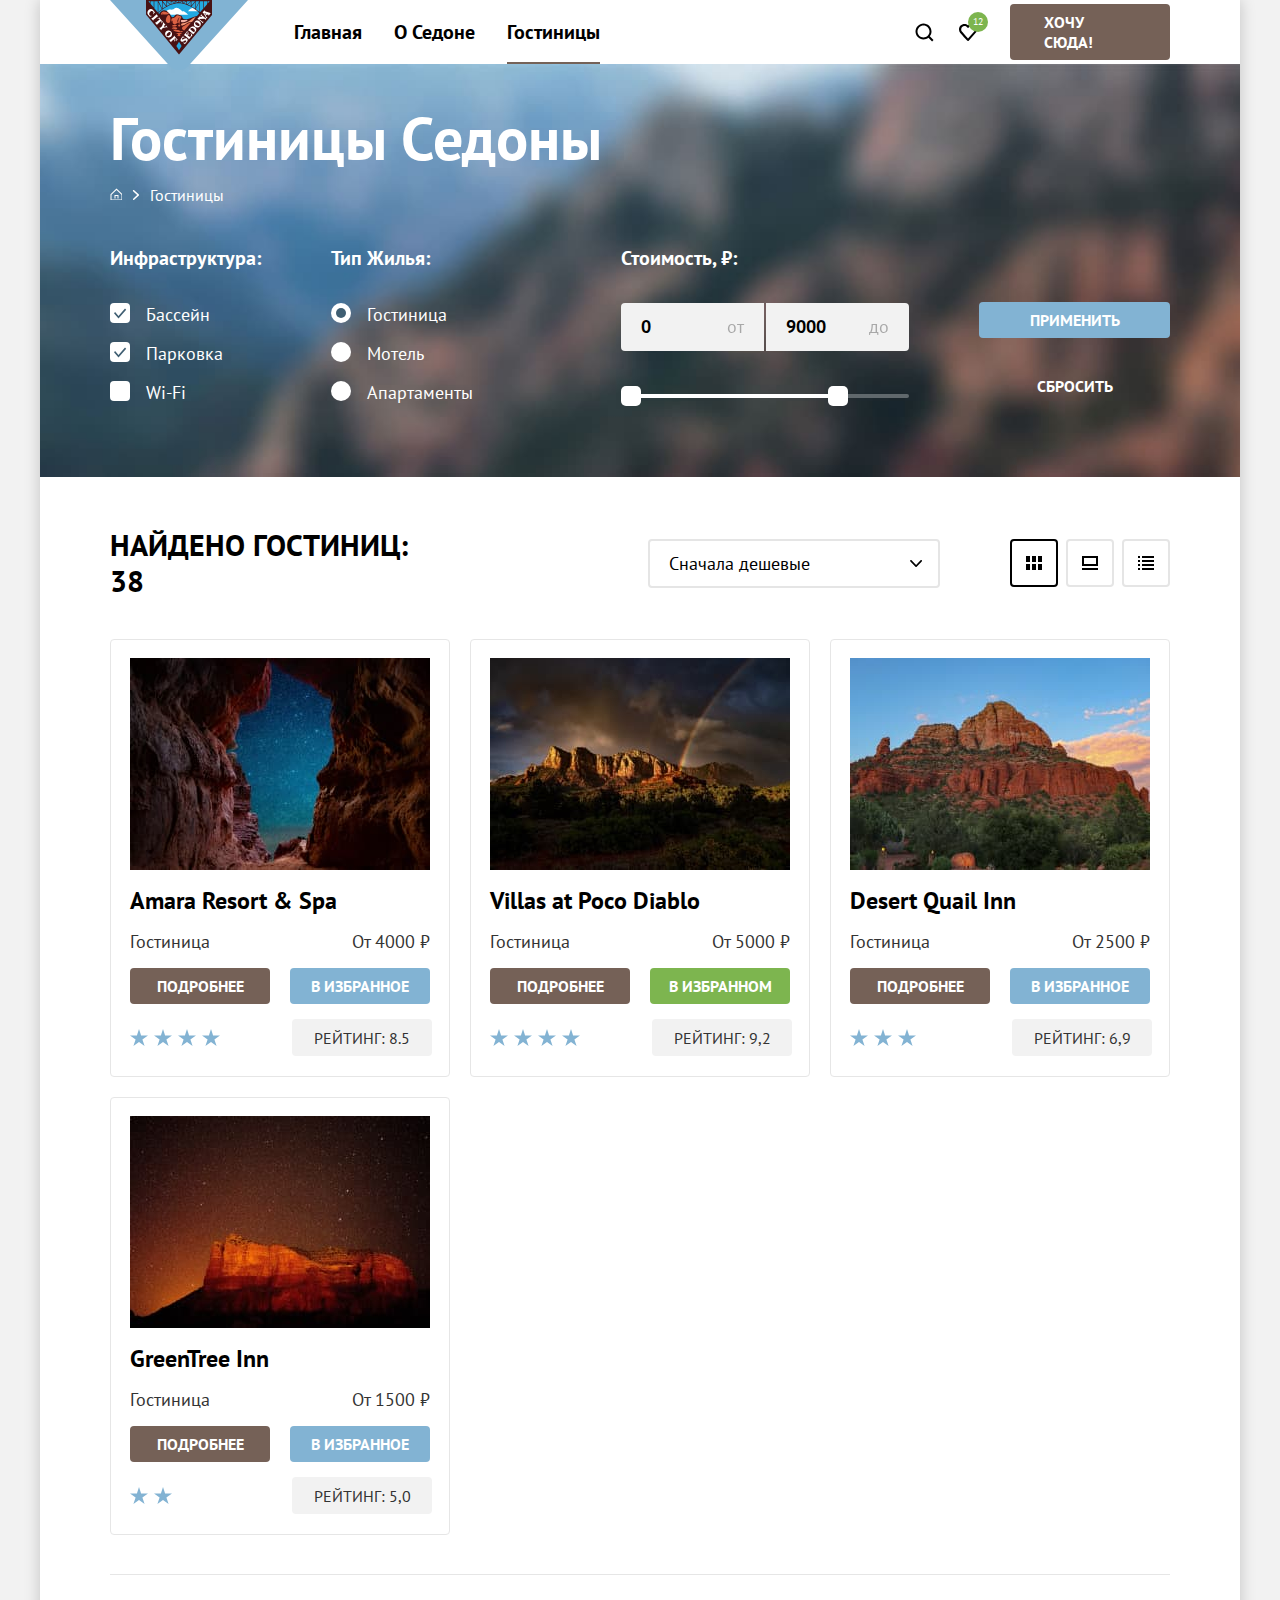
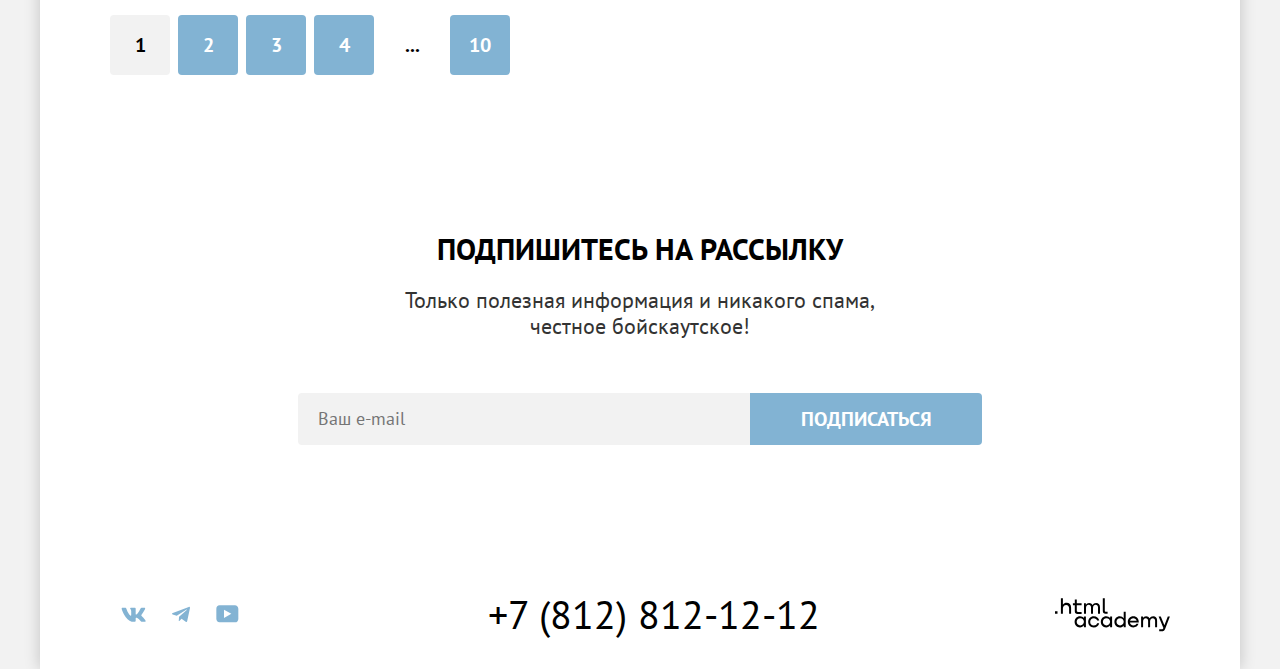
<file: 1/catalog.html>
<!DOCTYPE html>
<html lang="ru">

  <head>
    <meta charset="UTF-8">
    <meta name="viewport" content="width=device-width, initial-scale=1.0">
    <title>Каталог</title>
    <link rel="icon" type="image/png" href="./images/favicon.png">
    <link rel="stylesheet" href="./styles/style.css">
    <base href="https://htmlacademy-htmlcss.github.io/2290335-sedona-2/1/">
</head>

  <body>
    <div class="global-container">
      <header class="header" data-test="header">
        <nav class="header-navigation">
          <a class="sedona-logo" href="./index.html">
            <img src="./images/sedona-logo.svg" alt="Логотип города Седона" width="138" height="70">
          </a>

          <ul class="navigation-list">
            <li class="navigation-item">
              <a class="navigation-link" href="./index.html">Главная</a>
            </li>
            <li class="navigation-item">
              <a class="navigation-link" href="#">О Седоне</a>
            </li>
            <li class="navigation-item">
              <a class="navigation-link navigation-link_current" href="#">Гостиницы</a>
            </li>
          </ul>

          <ul class="user-list">
            <li>
              <a class="glass-link user-link" href="./catalog.html">
                <span class="visually-hidden">Найти гостиницу</span>
              </a>
            </li>
            <li>
              <a class="heart-link user-link" href="#">
                <span class="visually-hidden">Избранное</span>
                <span class="favorite-bandage">12</span>
              </a>
            </li>
          </ul>
          <a class="button button_brown header-button" href="#">Хочу сюда!</a>
        </nav>
      </header>

      <main class="main" data-test="main">
        <h1 class="visually-hidden">Гостиницы Седоны</h1>
        <section class="filter" data-test="filter">
          <h2 class="font-super-heading filter-title">Гостиницы Седоны</h2>
          <ol class="breadcrumbs-list">
            <li class="breadcrumbs-item">
              <a class="breadcrumbs-link" href="./index.html"></a>
            </li>
            <li class="breadcrumbs-item">
              <a class="breadcrumbs-link" href="#">Гостиницы</a>
            </li>
          </ol>
          <form class="catalog-form" method="get" action="https://echo.htmlacademy.ru/">

            <fieldset class="infrastructure-fieldset catalog-fieldset">
              <legend class="filter-legend">Инфраструктура:</legend>
              <ul class="catalog-list">
                <li class="catalog-item">
                  <label class="control">
                    <input class="control-input visually-hidden" type="checkbox" name="pool" value="pool" checked>
                    <span class="control-mark"></span>
                    <span class="control-text">Бассейн</span>
                  </label>
                </li>
                <li class="catalog-item">
                  <label class="control">
                    <input class="control-input visually-hidden" type="checkbox" name="parking" value="parking" checked>
                    <span class="control-mark"></span>
                    <span class="control-text">Парковка</span>
                  </label>
                </li>
                <li class="catalog-item">
                  <label class="control">
                    <input class="control-input visually-hidden" type="checkbox" name="wifi" value="wifi">
                    <span class="control-mark"></span>
                    <span class="control-text">Wi-Fi</span>
                  </label>
                </li>
              </ul>
            </fieldset>

            <fieldset class="accommodation-fieldset catalog-fieldset">
              <legend class="filter-legend">Тип жилья:</legend>
              <ul class="catalog-list">
                <li class="catalog-item">
                  <label class="control">
                    <input class="control-input visually-hidden" type="radio" name="comfort" value="hotel" checked>
                    <span class="control-mark"></span>
                    <span class="control-text">Гостиница</span>
                  </label>
                </li>
                <li class="catalog-item">
                  <label class="control">
                    <input class="control-input visually-hidden" type="radio" name="comfort" value="motel">
                    <span class="control-mark"></span>
                    <span class="control-text">Мотель</span>
                  </label>
                </li>
                <li class="catalog-item">
                  <label class="control">
                    <input class="control-input visually-hidden" type="radio" name="comfort" value="apartments">
                    <span class="control-mark"></span>
                    <span class="control-text">Апартаменты</span>
                  </label>
                </li>
              </ul>
            </fieldset>

            <fieldset class="cost-fieldset catalog-fieldset">
              <legend class="filter-legend">Стоимость, ₽:</legend>

              <div class="cost-controls">
                <label class="cost-control">
                  <input class="cost-input cost-min" type="number" name="high-cost" value="0">
                  <span class="cost-name">от</span>
                </label>
                <label class="cost-control">
                  <input class="cost-input cost-max" type="number" name="low-cost" value="9000">
                  <span class="cost-name">до</span>
                </label>
              </div>
              <div class="range">
                <div class="range-scale">
                  <div class="range-bar" style="width: 226px">
                    <button class="range-toggle toggle-min" type="button">
                      <span class="visually-hidden">Минимальная цена</span>
                    </button>
                    <button class="range-toggle toggle-max" type="button">
                      <span class="visually-hidden">Максимальная цена</span>
                    </button>
                  </div>
                </div>
              </div>
            </fieldset>

            <div class="filter-buttons">
              <button class="button button_blue filter-submit-button" type="submit">Применить</button>
              <button class="button button_transparent filter-reset-button" type="reset">Сбросить</button>
            </div>
          </form>
        </section>

        <section class="catalog" data-test="catalog">
          <h2 class="visually-hidden">Список вариантов</h2>

          <div class="toolbar">
            <div class="toolbar-result">Найдено гостиниц: 38</div>
            <select class="filter-select" name="priority" id="priority" aria-label="Сортировка">
              <option value="cheap-first">Сначала дешевые</option>
              <option value="rich-first">Сначала роскошные</option>
            </select>
            <ul class="vision-list">
              <li>
                <a class="vision-link tile-link vision-link_active" href="catalog.html?view=tile">
                  <span class="visually-hidden">Плитка</span>
                </a>
              </li>
              <li>
                <a class="vision-link card-link" href="catalog.html?view=card">
                  <span class="visually-hidden">Карточки</span>
                </a>
              </li>
              <li>
                <a class="vision-link list-link" href="catalog.html?view=list">
                  <span class="visually-hidden">Список</span>
                </a>
              </li>
            </ul>
          </div>

          <ul class="cards-list">
            <li class="card">
              <a class="card__picture" href="#">
                <img src="./images/catalog/hotel-1.jpg" alt="Amara Resort & Spa" width="300" height="212">
              </a>
              <a class="card-name" href="#">
                <h3 class="font-mini-title card-title">Amara Resort & Spa</h3>
              </a>
              <div class="card-info">
                <span class="card-hotel">Гостиница</span>
                <span class="card-price">От 4000 ₽</span>
              </div>
              <div class="card-buttons">
                <a class="button button_brown detail-button" href="#">Подробнее</a>
                <button class="button button_blue like-button" type="button">в избранное</button>
              </div>
              <div class="card-rating">
                <div class="card-rating__stars card-rating__stars_four"></div>
                <div class="card-rating__text">Рейтинг: 8.5</div>
              </div>
            </li>
            <li class="card">
              <a class="card__picture" href="#">
                <img src="./images/catalog/hotel-2.jpg" alt="Villas at Poco Diablo" width="300" height="212">
              </a>
              <a class="card-name" href="#">
                <h3 class="font-mini-title card-title">Villas at Poco Diablo</h3>
              </a>
              <div class="card-info">
                <span class="card-hotel">Гостиница</span>
                <span class="card-price">От 5000 ₽</span>
              </div>
              <div class="card-buttons">
                <a class="button button_brown detail-button" href="#">Подробнее</a>
                <button class="button button_green like-button like-button-active" type="button">в избранном</button>
              </div>
              <div class="card-rating">
                <div class="card-rating__stars card-rating__stars_four"></div>
                <div class="card-rating__text">Рейтинг: 9,2</div>
              </div>
            </li>
            <li class="card">
              <a class="card__picture" href="#">
                <img src="./images/catalog/hotel-3.jpg" alt="Desert Quail Inn" width="300" height="212">
              </a>
              <a class="card-name" href="#">
                <h3 class="font-mini-title card-title">Desert Quail Inn</h3>
              </a>
              <div class="card-info">
                <span class="card-hotel">Гостиница</span>
                <span class="card-price">От 2500 ₽</span>
              </div>
              <div class="card-buttons">
                <a class="button button_brown detail-button" href="#">Подробнее</a>
                <button class="button button_blue like-button" type="button">в избранное</button>
              </div>
              <div class="card-rating">
                <div class="card-rating__stars card-rating__stars_three"></div>
                <div class="card-rating__text">Рейтинг: 6,9</div>
              </div>
            </li>
            <li class="card">
              <a class="card__picture" href="#">
                <img src="./images/catalog/hotel-4.jpg" alt="GreenTree Inn" width="300" height="212">
              </a>
              <a class="card-name" href="#">
                <h3 class="font-mini-title card-title ">GreenTree Inn</h3>
              </a>
              <div class="card-info">
                <span class="card-hotel">Гостиница</span>
                <span class="card-price">От 1500 ₽</span>
              </div>
              <div class="card-buttons">
                <a class="button button_brown detail-button" href="#">Подробнее</a>
                <button class="button button_blue like-button" type="button">в избранное</button>
              </div>
              <div class="card-rating">
                <div class="card-rating__stars card-rating__stars_two"></div>
                <div class="card-rating__text">Рейтинг: 5,0</div>
              </div>
            </li>
          </ul>
          <ul class="pagination-list">
            <li class="pagination-item">
              <a class="pagination-link pagination-link_current" href="#" tabindex="-1">1</a>
            </li>
            <li class="pagination-item">
              <a class="pagination-link" href="#">2</a>
            </li>
            <li class="pagination-item">
              <a class="pagination-link" href="#">3</a>
            </li>
            <li class="pagination-item">
              <a class="pagination-link" href="#">4</a>
            </li>
            <li class="pagination-item">
              <a class="pagination-link pagination-link_blank" href="#">...</a>
            </li>
            <li class="pagination-item">
              <a class="pagination-link" href="#">10</a>
            </li>
          </ul>
        </section>

        <section class="subscribe" data-test="subscribe">
          <h2 class="subscribe-title font-section-heading">Подпишитесь на рассылку</h2>
          <p class="subscribe-subtitle font-main-subtitle">Только полезная информация и никакого спама,<br>честное
            бойскаутское!</p>

          <form class="subscribe-form" method="post" action="https://echo.htmlacademy.ru/">
            <input class="subscribe-input" type="email" name="subscribe" id="subscribe-input" placeholder="Ваш e-mail"
              required>
            <label class="subscribe-control visually-hidden" for="subscribe-input">Ваш e-mail</label>
            <button class="button button_blue button_big subscribe-button" type="submit">Подписаться</button>
          </form>
        </section>
      </main>

      <footer class="footer" data-test="footer">
        <ul class="social-list">
          <li class="social-item">
            <a class="social-link social-vk" href="https://vk.com/htmlacademy" target="_blank"
              rel="noreferrer noopener">
              <span class="visually-hidden">Вконтакте</span>
            </a>
          </li>
          <li class="social-item">
            <a class="social-link social-telegram" href="https://t.me/htmlacademy" target="_blank"
              rel="noreferrer noopener">
              <span class="visually-hidden">Телеграмм</span>
            </a>
          </li>
          <li class="social-item">
            <a class="social-link social-youtube" href="https://www.youtube.com/user/htmlacademyru" target="_blank"
              rel="noreferrer noopener">
              <span class="visually-hidden">Youtube</span>
            </a>
          </li>
        </ul>
        <address class="phone">
          <a class="phone-link" href="tel:+78128121212">+7 (812) 812-12-12</a>
        </address>
        <a class="developer-logo" href="https://htmlacademy.ru/intensive/htmlcss" target="_blank"
          rel="noreferrer noopener">
          <svg class="developer-logo__image" aria-hidden="true" focusable="false" width="115" height="34"
            xmlns="http://www.w3.org/2000/svg">
            <path
              d="M0 13.256v2.6h2.5v-2.6H0ZM11.6 4.856c-1.6 0-2.8.7-3.6 1.7h-.1v-6.2h-2v15.5h2v-5.3c0-2.1 1.3-3.6 3.3-3.6 1.8 0 2.9 1.4 2.9 3.2v5.7h2v-6.1c.1-3-1.8-4.9-4.5-4.9ZM26.6 5.156h-4.8v-3.7h-2v3.8h-1.9v2h1.9v6c0 1.7 1 2.7 2.7 2.7h4.1v-2h-3.7c-.7 0-1.1-.4-1.1-1.1v-5.7h4.8v-2ZM41.1 4.956c-1.6 0-2.9.8-3.5 2.1h-.1c-.6-1.2-1.8-2.1-3.4-2.1-1.4 0-2.5.8-3.1 1.8h-.1v-1.6H29v10.6h2v-5.4c0-2 1-3.5 2.6-3.5 1.5 0 2.4 1 2.4 2.6v6.3h2v-5.6c0-2.4 1.4-3.3 2.6-3.3 1.5 0 2.4 1 2.4 2.6v6.3h2v-6.5c.1-2.5-1.4-4.3-3.9-4.3ZM47.8 13.056c0 1.7 1 2.7 2.8 2.7h2v-2h-1.7c-.7 0-1.1-.4-1.1-1.1V.356h-2v12.7ZM28.9 20.056c-.9-1.1-2.2-1.8-3.9-1.8-3.1 0-5.4 2.3-5.4 5.6s2.3 5.6 5.4 5.6c1.8 0 3-.8 3.8-1.9h.1v1.6h2v-10.6h-2v1.5Zm-3.6 7.4c-2.2 0-3.6-1.6-3.6-3.6s1.4-3.6 3.6-3.6 3.6 1.6 3.6 3.6c0 1.9-1.4 3.6-3.6 3.6ZM44.2 22.356c-.5-2.4-2.6-4.1-5.4-4.1-3.4 0-5.6 2.5-5.6 5.6 0 3.1 2.2 5.6 5.6 5.6 2.8 0 4.9-1.8 5.4-4.2h-2.1c-.4 1.3-1.7 2.3-3.3 2.3-2.2 0-3.6-1.6-3.6-3.6s1.4-3.6 3.6-3.6c1.6 0 2.8 1 3.3 2.2h2.1v-.2ZM55.1 20.056c-.9-1.1-2.2-1.8-3.9-1.8-3.1 0-5.4 2.3-5.4 5.6s2.3 5.6 5.4 5.6c1.8 0 3-.8 3.8-1.9h.1v1.6h2v-10.6h-2v1.5Zm-3.6 7.4c-2.2 0-3.6-1.6-3.6-3.6s1.4-3.6 3.6-3.6 3.6 1.6 3.6 3.6c0 1.9-1.5 3.6-3.6 3.6ZM68.7 20.156c-.9-1.1-2.2-1.9-3.9-1.9-3.1 0-5.4 2.3-5.4 5.6s2.2 5.6 5.4 5.6c1.7 0 3-.8 3.8-1.8h.1v1.5h2v-15.4h-2v6.4Zm-3.6 7.3c-2.2 0-3.6-1.6-3.6-3.6s1.4-3.6 3.6-3.6 3.6 1.6 3.6 3.6c-.1 2-1.5 3.6-3.6 3.6ZM78.3 18.256c-3.3 0-5.5 2.5-5.5 5.6 0 3 2.1 5.6 5.5 5.6 2.5 0 4.5-1.3 5.2-3.6h-2.1c-.5 1-1.6 1.6-3 1.6-1.9 0-3.3-1.3-3.4-2.9h8.8c.2-3.6-2-6.3-5.5-6.3Zm0 1.9c1.7 0 3 1 3.3 2.6h-6.5c.3-1.5 1.5-2.6 3.2-2.6ZM98.2 18.256c-1.6 0-2.9.8-3.6 2h-.1c-.6-1.2-1.8-2-3.4-2-1.4 0-2.5.7-3.1 1.8v-1.5h-1.9v10.6h2v-5.4c0-2 1-3.4 2.6-3.5 1.5 0 2.4 1 2.4 2.6v6.3h2v-5.6c0-2.4 1.4-3.3 2.6-3.3 1.5 0 2.4 1 2.4 2.6v6.3h2v-6.5c.1-2.6-1.4-4.4-3.9-4.4ZM109.4 27.356l-3.6-8.9h-2.2l4.8 11.6c-.3.9-.7 1.2-1.7 1.2h-2.5v2h2.5c1.8 0 2.8-.8 3.5-2.6l4.7-12.2h-2.1l-3.4 8.9Z" />
          </svg>
        </a>
      </footer>
    </div>
  </body>

</html>
</file>
<file: 1/styles/style.css>
@font-face {
  font-family: "PT Sans";
  font-style: normal;
  font-weight: 400;
  src: url("../fonts/ptsans-400.woff2") format("woff2");
  font-display: swap;
}

@font-face {
  font-family: "PT Sans";
  font-style: normal;
  font-weight: 700;
  src: url("../fonts/ptsans-700.woff2") format("woff2");
  font-display: swap;
}

:root {
  --basic-extra-dark: rgba(0, 0, 0, 1);
  --dark-shadow: rgba(0, 0, 0, 0.15);
  --basic-wallpaper-shadow: rgba(0, 0, 0, 0.2);
  --extra-dark-soft: rgba(0, 0, 0, 0.3);
  --basic-normal-dark: rgba(51, 51, 51, 1);
  --total-white: rgba(255, 255, 255, 1);
  --total-white-medium: rgba(255, 255, 255, 0.6);
  --total-white-soft: rgba(255, 255, 255, 0.3);
  --basic-normal-green: rgba(125, 181, 79, 1);
  --basic-normal-brown: rgba(117, 97, 87, 1);
  --basic-soft-brown: rgba(117, 97, 87, 0.3);
  --basic-normal-blue: rgba(130, 179, 211, 1);
  --basic-palm: rgba(131, 179, 211, 1);
  ---basic-palm-soft: rgba(131, 179, 211, 0.12);
  --basic-palm-soft1: rgba(131, 179, 211, 0.2);
  ---basic-border: rgba(229, 229, 229, 1);
  ---basic-card-border: rgba(230, 230, 230, 1);
  ---global-grey: rgba(242, 242, 242, 1);
  --grey-smoothy: rgba(242, 242, 242, 0.8);
  --grey-black-interesting: rgba(63, 94, 114, 1);
  --button-brown-active: rgba(97, 80, 72, 1);
  --button-blue-active: rgba(104, 162, 202, 1);
  --button-green-active: rgba(108, 158, 66, 1);
  --element-focus: rgba(131, 179, 211, 1);
  --link-brown-active: rgba(117, 98, 87, 1);
  --link-brown-soft: rgba(117, 97, 87, 0.3);
  --link-blue-soft: rgba(104, 162, 202, 0.3);
  --red-error-message: rgba(255, 87, 87, 1);
  --grey-purple-green: rgba(96, 104, 108, 1);
}

.visually-hidden {
  position: absolute;
  width: 1px;
  height: 1px;
  margin: -1px;
  padding: 0;
  border: 0;
  white-space: nowrap;
  clip-path: inset(100%);
  clip: rect(0 0 0 0);
  overflow: hidden;
}

html {
  height: 100%;
}

body {
  min-width: 1200px;
  font-family: "PT Sans", sans-serif;
  color: var(--basic-normal-dark);
  font-weight: 400;
  font-size: 18px;
  line-height: 21px;
  background-color: var(---global-grey);
  margin: 0;
}

.global-container {
  width: 1200px;
  margin: 0 auto;
  display: flex;
  flex-direction: column;
  min-height: 100vh;
  background-color: var(--total-white);
  box-shadow: 0 0 15px 0 var(--basic-wallpaper-shadow);
}

.main {
  flex-grow: 1;
}

.font-super-heading {
  font-weight: 700;
  font-size: 60px;
  line-height: 78px;
  text-transform: capitalize;
  margin: 0;
}

.font-section-heading {
  color: var(--basic-extra-dark);
  font-weight: 700;
  font-size: 30px;
  line-height: 36px;
  text-transform: uppercase;
  text-align: center;
  margin: 0;
}

.subscribe_with .font-section-heading {
  color: var(--total-white);
}

.font-main-subtitle {
  font-weight: 400;
  font-size: 22px;
  line-height: 26px;
  text-align: center;
  margin: 0;
}

.font-mini-title {
  font-weight: 700;
  font-size: 24px;
  line-height: 28px;
  text-transform: uppercase;
  text-align: center;
  margin: 0;
}

.font-modal-title {
  font-weight: 700;
  font-size: 20px;
  line-height: 24px;
}

.font-modal-text {
  font-weight: 400;
  font-size: 16px;
  line-height: 21px;
}

.font-modal-input {
  font-weight: 700;
  font-size: 18px;
  line-height: 24px;
}

.button {
  display: flex;
  justify-content: center;
  align-items: center;
  text-decoration: none;
  text-transform: uppercase;
  border: none;
  border-radius: 4px;
  color: var(--total-white);
  font-size: 16px;
  line-height: 20px;
  font-weight: 700;
  box-sizing: border-box;
  font-family: inherit;
  padding: 8px 26px;
}

.button:hover {
  cursor: pointer;
}

.button:disabled {
  background-color: var(---basic-border);
}

.button_brown {
  background-color: var(--basic-normal-brown);
}

.button_brown:hover,
.button_brown:focus {
  background-color: var(--button-brown-active);
}

.button_brown:active {
  color: var(--total-white-soft);
}

.button_blue {
  background-color: var(--basic-normal-blue);
}

.button_blue:hover,
.button_blue:focus {
  background-color: var(--button-blue-active);
}

.button_blue:active {
  color: var(--total-white-soft);
}

.button_green {
  background-color: var(--basic-normal-green);
}

.button_green:hover,
.button_green:focus {
  background-color: var(--button-green-active);
}

.button_green:active {
  color: var(--total-white-soft);
}

.button_transparent {
  background-color: transparent;
}

.button_transparent:hover {
  opacity: 0.5;
}

.button_transparent:focus {
  border: solid 3px var(--element-focus);
}

.button_transparent:active {
  color: var(--total-white-soft);
}

.button_big {
  font-size: 20px;
  line-height: 36px;
  padding: 8px 50px;
}

/* index.html HERO */

.advantages-title {
  padding: 69px 290px 0 290px;
  margin-bottom: 25px;
}

.advantages-subtitle {
  padding: 0 274px 0 274px;
  margin-bottom: 90px;
}

.hero {
  min-height: 485px;
  background-image: url("../images/index/divider.svg"), url("../images/index/hero-background.jpg");
  background-size: 100% auto, cover;
  background-repeat: no-repeat;
  background-position: center bottom, center top;
  background-color: rgb(0, 0, 0);
  color: rgb(0, 0, 0);
  text-align: center;
}

.hero-welcome {
  padding-top: 51px;
  display: block;
  width: 458px;
  height: 352px;
  margin: 0 auto;
}

/* index.html ADVANTAGES */

.advantages-item__title {
  margin: 112px auto 30px auto;
  width: 175px;
}

.advantages-item__title::after {
  content: "";
  display: block;
  margin: 30px auto 0 auto;
  width: 60px;
  height: 2px;
  opacity: 30%;
  background-color: var(--basic-extra-dark);
}

.advantages-item_big .advantages-item__title::after {
  background-color: var(--total-white-soft);
}

.advantages-item_big .advantages-item__subtitle {
  padding-bottom: 102px;
}

.advantages-item__subtitle {
  max-width: 230px;
  margin: 0 auto;
  padding-bottom: 81px;
}

.advantages-list {
  list-style-type: none;
  display: flex;
  flex-wrap: wrap;
  margin: 0;
  padding: 0;
}

.advantages-item {
  min-height: 385px;
  width: 400px;
  text-align: center;
  background-color: var(---basic-palm-soft);
  color: var(--basic-extra-dark);
}

.advantages-item__text {
  min-height: 385px;
  width: 400px;
  text-align: center;
}

.advantages-item_big {
  flex-grow: 1;
  display: flex;
  justify-content: space-between;
  min-width: 1200px;
  background-color: var(--basic-normal-blue);
  color: var(--total-white);
}

.advantages-item_big:nth-of-type(odd) {
  flex-direction: row-reverse;
}

.advantages-item_big .advantages-item__title {
  margin-top: 102px;
}

.advantages-item__image {
  max-width: 100%;
  height: auto;
}

.advantages-item:nth-of-type(odd):not(.advantages-item_big) {
  background-color: var(--basic-palm-soft1);
}

/* index.html SERVICE */

.service-title {
  margin-bottom: 20px;
  padding: 64px 347px 0 347px;
}

.service-subtitle {
  margin-bottom: 64px;
  padding: 0 355px 0 355px;
}

.service-list {
  list-style-type: none;
  display: flex;
  flex-wrap: wrap;
  margin: 0;
  padding-left: 0;
}

.service-item {
  display: flex;
  flex-direction: column;
  justify-content: center;
  align-items: center;
  gap: 30px;
  text-align: center;
  width: 400px;
  box-sizing: border-box;
  padding: 79px 85px 79px 85px;
  background-color: var(---basic-palm-soft);
}

.service-item:nth-of-type(even) {
  background-color: var(--total-white);
}

.service-item::before {
  content: "";
  display: block;
  width: 75px;
  height: 72px;
  background-size: contain;
}

.service-house::before {
  background: url("../images/index/house-icon.svg") center no-repeat;
}

.service-food::before {
  background: url("../images/index/food-icon.svg") center no-repeat;
}

.service-gift::before {
  background: url("../images/index/gift-icon.svg") center no-repeat;
  height: 76px;
}

.service-name {
  color: var(--basic-extra-dark);
}

.service-description {
  margin: 0;
  max-width: 230px;
  text-align: center;
}

/* index.html SEARCH */

.search {
  padding: 96px 304px 96px 304px;
}

.search-title {
  margin-bottom: 20px;
}

.search-subtitle {
  margin-bottom: 54px;
}

.search-button {
  width: 376px;
  min-height: 52px;
  margin: 0 auto;
}

/* SUBSCRIBE */

.subscribe {
  padding: 96px 258px 104px 258px;
}

.subscribe-title {
  margin-bottom: 20px;
}

.subscribe-subtitle {
  margin-bottom: 54px;
}

.subscribe-form {
  max-width: 684px;
  margin-inline: auto;
  display: grid;
  grid-template-columns: 1fr auto;
}

.subscribe-input {
  box-sizing: border-box;
  min-height: 52px;
  padding: 12px 20px;
  background-color: var(---global-grey);
  font-family: inherit;
  font-size: 18px;
  line-height: 24px;
  position: relative;
  grid-row: 1 / 2;
  grid-column: 1 / 2;
  border: none;
  border-radius: 4px 0 0 4px;
}

.subscribe-control {
  color: var(--basic-extra-dark);
  align-self: center;
  justify-self: start;
  grid-column: 1 / 2;
  grid-row: 1 / 2;
  padding-inline: 20px;
  font-size: 18px;
  opacity: 0.6;
}

.subscribe_with {
  background: var(--grey-purple-green) url("../images/subscribe-background.jpg") center no-repeat;
  background-size: cover;
  color: var(--total-white);
}

.subscribe-button {
  min-width: 232px;
  min-height: 52px;
  border-radius: 0 4px 4px 0;
}

/* HEADER */

.header-button {
  width: 160px;
  min-height: 36px;
  padding: 8px 34px;
}

.header-navigation {
  display: flex;
  align-items: center;
  padding: 0 70px 0 70px;
}

.sedona-logo {
  display: block;
  width: 138px;
  min-height: 64px;
  margin-right: 30px;
  position: relative;
}

.sedona-logo > img {
  position: absolute;
}

.navigation-list {
  list-style-type: none;
  margin: 0;
  padding: 0;
  display: flex;
  flex-wrap: wrap;
  min-width: 339px;
}

.navigation-link {
  display: block;
  text-decoration: none;
  color: var(--basic-extra-dark);
  font-weight: 700;
  font-size: 20px;
  line-height: 24px;
  padding: 20px 16px 20px 16px;
  max-width: 150px;
  box-sizing: border-box;
}

.navigation-link_current {
  position: relative;
}

.navigation-link_current::after {
  content: "";
  display: block;
  height: 2px;
  background-color: var(--link-brown-active);
  position: absolute;
  bottom: 0;
  left: 16px;
  right: 16px;
}

.navigation-item:nth-child(3) .navigation-link_current::after {
  width: 93px;
}

.navigation-link:hover {
  color: var(--link-brown-active);
}

.navigation-link:active {
  color: var(--basic-normal-blue);
}

.user-list {
  list-style-type: none;
  margin: 0;
  padding: 0;
  display: flex;
  flex-wrap: wrap;
  margin-left: auto;
  margin-right: 20px;
  min-width: 88px;
}

.user-list > li:first-child {
  align-self: center;
}

.user-link {
  text-decoration: none;
  display: block;
  position: relative;
  box-sizing: border-box;
  width: 44px;
  height: 64px;
}

.user-link::before {
  content: "";
  display: block;
  width: 20px;
  height: 20px;
  position: relative;
  inset: 0;
  background-color: var(--basic-extra-dark);
  mask-position: center;
  mask-repeat: no-repeat;
}

.user-link:hover::before {
  background-color: var(--basic-normal-green);
}

.glass-link {
  padding: 22px 12px 22px 12px;
}

.heart-link {
  display: grid;
  grid-template-columns: repeat(3, 1fr);
  grid-template-rows: repeat(3, 1fr);
  box-sizing: border-box;
  padding: 12px 7px 22px 7px;
  transform: translateX(5px);
}

.glass-link::before {
  mask-image: url("../images/search-icon.svg");
}

.heart-link::before {
  mask-image: url("../images/heart-icon.svg");
  grid-row: 2 / -1;
  grid-column: 1 / 3;
}

.favorite-bandage {
  display: flex;
  position: relative;
  justify-content: center;
  align-items: center;
  width: 20px;
  height: 20px;
  background-color: var(--basic-normal-green);
  border-radius: 50%;
  font-size: 10px;
  line-height: 10px;
  color: var(--total-white);
  grid-row: 1 / 3;
  grid-column: 2 / 4;
  overflow: hidden;
  white-space: nowrap;
}

/* FOOTER */

.footer {
  display: flex;
  align-items: center;
  justify-content: space-between;
  padding: 40px 70px 30px 70px;
  min-height: 50px;
}

.social-list {
  list-style-type: none;
  margin: 0;
  padding: 0;
  display: flex;
  flex-wrap: wrap;
  min-width: 142px;
}

.social-link {
  display: block;
  position: relative;
  text-decoration: none;
  width: 47px;
  height: 40px;
}

.social-link::before {
  content: "";
  position: absolute;
  inset: 0;
  background-color: rgb(131, 179, 211);
  mask-position: center;
  mask-repeat: no-repeat;
}

.social-vk::before {
  mask-image: url("../images/vk-social-icon.svg");
}

.social-telegram::before {
  mask-image: url("../images/tg-social-icon.svg");
}

.social-youtube::before {
  mask-image: url("../images/youtube-social-icon.svg");
}

.social-link:hover::before {
  background-color: var(--button-blue-active);
}

.social-link:active::before {
  background-color: var(--link-blue-soft);
}

.phone {
  min-width: 331px;
}

.phone-link {
  text-decoration: none;
  color: var(--basic-extra-dark);
  font-size: 40px;
  line-height: 40px;
  font-style: normal;
}

.phone-link:hover {
  color: var(--link-brown-active);
}

.phone-link:active {
  color: var(--link-brown-soft);
}

.developer-logo {
  display: block;
  text-decoration: none;
  width: 115px;
  height: 33px;
}

.developer-logo__image {
  fill: var(--basic-extra-dark);
}

.developer-logo__image:hover,
.developer-logo__image:focus {
  fill: var(--link-brown-active);
}

.developer-logo__image:active {
  fill: var(--link-brown-soft);
}

/* catalog.html FILTER */

.filter-title {
  margin-bottom: 8px;
}

.breadcrumbs-list {
  list-style-type: none;
  display: flex;
  align-items: start;
  gap: 10px;
  padding: 0;
  margin: 0;
  margin-bottom: 40px;
}

.breadcrumbs-item {
  display: flex;
  gap: 10px;
}

.breadcrumbs-item:first-child .breadcrumbs-link::before {
  content: "";
  display: block;
  width: 12px;
  height: 12px;
  background: url("../images/catalog/breadcrumbs-item.svg");
}

.breadcrumbs-item:not(:first-child) .breadcrumbs-link::before {
  content: "";
  display: block;
  width: 8px;
  height: 20px;
  background: url("../images/catalog/breadcrumbs-arrow.svg") center no-repeat;
}

.toolbar {
  display: flex;
  align-items: center;
  padding: 50px 70px 40px 70px;
}

.toolbar-result {
  color: var(--basic-extra-dark);
  font-weight: 700;
  font-size: 30px;
  line-height: 36px;
  text-transform: uppercase;
  margin-right: 200px;
  width: 338px;
  min-height: 36px;
}

.filter {
  min-width: 1200px;
  background: var(--grey-purple-green) url("../images/catalog/filter-main.jpg") center no-repeat;
  background-size: cover;
  color: var(--total-white);
  box-sizing: border-box;
  padding: 35px 70px 73px 70px;
}

.catalog-form {
  margin: 0;
  display: flex;
  align-items: flex-start;
}

.catalog-fieldset {
  margin: 0;
  padding: 0;
  border: none;
}

.filter-buttons {
  display: flex;
  flex-direction: column;
  justify-content: end;
  gap: 30px;
  align-self: end;
}

.filter-submit-button,
.filter-reset-button {
  width: 191px;
  min-height: 36px;
}

.cost-controls {
  display: flex;
  margin-bottom: 43px;
}

.cost-control {
  color: var(--basic-extra-dark);
  font-weight: 700;
  font-size: 18px;
  line-height: 24px;
  display: grid;
  grid-template-columns: 143px;
  grid-template-rows: 48px;
}

.cost-control:not(:last-child) {
  margin-right: 2px;
}

.cost-input {
  font-family: inherit;
  color: inherit;
  font-weight: inherit;
  font-size: inherit;
  line-height: inherit;
  background-color: var(---global-grey);
  border: none;
  box-sizing: border-box;
  padding-inline: 20px 50px;
  padding-block: 12px;
  grid-column: 1 / 2;
  grid-row: 1 / 2;
  -moz-appearance: textfield;
}

.cost-input::-webkit-outer-spin-button,
.cost-input::-webkit-inner-spin-button {
  -webkit-appearance: none;
  margin: 0;
}

.cost-input:hover {
  background-color: var(---basic-border);
}

.cost-min {
  border-radius: 4px 0 0 4px;
}

.cost-max {
  border-radius: 0 4px 4px 0;
}

.cost-name {
  font-weight: 400;
  opacity: 0.3;
  padding-right: 20px;
  grid-column: 1 / 2;
  grid-row: 1 / 2;
  justify-self: end;
  align-self: center;
  max-width: 40%;
  overflow: hidden;
  white-space: nowrap;
}

.range-scale {
  position: relative;
  height: 4px;
  background-color: var(--grey-purple-green);
  border-radius: 2px;
}

.range-bar {
  position: absolute;
  height: 4px;
  background-color: var(--total-white);
}

.range-toggle {
  position: absolute;
  border: none;
  width: 20px;
  height: 20px;
  background-color: var(--total-white);
  border-radius: 5px;
  cursor: pointer;
}

.range-toggle:hover {
  outline: solid 2px var(---basic-border);
}

.range-toggle:focus {
  outline: solid 3px var(--button-blue-active);
}

.range-toggle:active {
  background-color: var(--total-white-soft);
}

.toggle-min {
  top: -8px;
  left: 0;
}

.toggle-max {
  top: -8px;
  left: 207px;
}

.breadcrumbs-link {
  display: flex;
  gap: 10px;
  font-size: 16px;
  line-height: 21px;
  text-decoration: none;
  color: var(--total-white);
}

.breadcrumbs-item:first-of-type .breadcrumbs-link {
  transform: translateY(3px);
}

.breadcrumbs-link:hover {
  color: var(--total-white-medium);
}

.breadcrumbs-link:active {
  color: var(--total-white-soft);
}

.filter-select {
  font-family: inherit;
  font-weight: 400;
  font-size: 18px;
  line-height: 21px;
  background-color: var(--total-white);
  border: 2px solid var(---basic-border);
  border-radius: 4px;
  background-image: url("../images/catalog/arrow-down.svg");
  background-repeat: no-repeat;
  background-position: right 16px center;
  appearance: none;
  width: 292px;
  min-height: 49px;
  padding: 12px 40px 12px 19px;
}

.filter-select:hover {
  border: 2px solid var(--button-blue-active);
}

.filter-select:disabled {
  border: 2px solid var(--extra-dark-soft);
  color: var(--extra-dark-soft);
}

.filter-legend {
  padding: 0;
  font-size: 20px;
  font-weight: 700;
  line-height: 24px;
  text-transform: capitalize;
  margin-bottom: 33px;
  width: 151px;
  min-height: 22px;
}

.catalog-list {
  list-style-type: none;
  font-size: 18px;
  line-height: 23px;
  font-weight: 400;
  padding: 0;
  margin: 0;
}

.infrastructure-fieldset,
.cost-fieldset {
  margin-right: 70px;
}

.accommodation-fieldset {
  min-width: 150px;
  margin-right: 140px;
}

.catalog-item:not(:last-child) {
  margin-bottom: 16px;
}

.control {
  display: grid;
  column-gap: 16px;
  grid-template-columns: 20px auto;
  cursor: pointer;
}

.control-mark {
  width: 20px;
  height: 20px;
  display: block;
  position: absolute;
  border-radius: 4px;
  background: var(--total-white);
}

.control-input:hover + .control-mark,
.control-input:hover ~ .control-text {
  opacity: 0.6;
}

.control-input:focus + .control-mark {
  outline: solid 3px var(--element-focus);
}

.control-input:active + .control-mark,
.control-input:active ~ .control-text {
  opacity: 0.3;
}

.control-input[type="radio"] + .control-mark {
  border-radius: 50%;
}

.control-input[type="checkbox"]:checked + .control-mark::after {
  position: absolute;
  content: "";
  width: 20px;
  height: 20px;
  background: url("../images/catalog/checkbox-arrow.svg") center no-repeat;
}

.control-input[type="radio"]:checked + .control-mark::after {
  position: absolute;
  left: 5px;
  top: 5px;
  content: "";
  width: 10px;
  height: 10px;
  background-color: var(--grey-black-interesting);
  border-radius: 50%;
}

.control-text {
  grid-column: 2/3;
  width: 115px;
  min-height: 23px;
}

/* catalog.html CATALOG*/

.vision-list {
  list-style-type: none;
  margin: 0;
  padding: 0;
  display: flex;
  flex-wrap: wrap;
  min-width: 160px;
  gap: 8px;
  margin-left: auto;
}

.vision-link {
  display: block;
  box-sizing: border-box;
  width: 48px;
  height: 48px;
  border: solid 2px var(---basic-border);
  border-radius: 4px;
}

.vision-link_active {
  border: solid 2px var(--basic-extra-dark);
}

.vision-link:hover {
  border: solid 2px var(--basic-extra-dark);
}

.vision-link:focus {
  border: solid 2px var(--button-blue-active);
}

.vision-link:active {
  border: solid 2px var(--basic-extra-dark);
}

.tile-link {
  background: url("../images/catalog/vision-tile-icon.svg") center no-repeat;
}

.card-link {
  background: url("../images/catalog/vision-card-icon.svg") center no-repeat;
}

.list-link {
  background: url("../images/catalog/vision-list-icon.svg") center no-repeat;
}

.cards-list {
  list-style-type: none;
  margin: 0;
  padding: 0 70px 0 70px;
  display: flex;
  flex-wrap: wrap;
  gap: 20px;
  position: relative;
}

.cards-list::after {
  content: "";
  display: block;
  width: 1060px;
  height: 1px;
  position: absolute;
  bottom: -40px;
  background-color: var(---basic-card-border);
}

.card {
  width: 340px;
  min-height: 438px;
  box-sizing: border-box;
  border: solid 1px var(---basic-card-border);
  border-radius: 4px;
  display: flex;
  flex-direction: column;
  padding: 18px 19px;
}

.card__picture {
  margin-bottom: 17px;
}

.card__picture img {
  max-width: 100%;
  height: auto;
  display: block;
}

.card-name {
  color: var(--basic-extra-dark);
  text-decoration: none;
  margin-right: auto;
  margin-bottom: 16px;
}

.card-title {
  text-transform: none;
  max-width: 300px;
}

.card-info {
  display: flex;
  justify-content: space-between;
  align-items: center;
  margin-bottom: 16px;
}

.card-hotel, .card-price {
  width: 140px;
  min-height: 21px;
}

.card-price {
  text-align: right;
}

.card-buttons {
  display: flex;
  justify-content: space-between;
  align-items: flex-start;
  margin-bottom: 15px;
}

.detail-button,
.like-button {
  width: 140px;
  min-height: 36px;
}

.like-button {
  padding: 8px 20px;
}

.like-button-active {
  padding: 8px 18px;
}

.card-rating {
  display: flex;
  justify-content: space-between;
  align-items: center;
}

.card-rating__stars {
  display: flex;
  width: 140px;
  height: 37px;
  transform: translateX(-3px);
  align-items: center;
  cursor: pointer;
}

.card-rating__stars::after {
  display: block;
  content: "";
  width: 140px;
  height: 17px;
  background-image: url("../images/catalog/stars.svg");
  background-size: 24px 17px;
  background-repeat: repeat-x;
}

.card-rating__stars_one {
  width: 24px;
}

.card-rating__stars_two {
  width: 48px;
}

.card-rating__stars_three {
  width: 72px;
}

.card-rating__stars_four {
  width: 96px;
}

.card-rating__text {
  display: flex;
  justify-content: center;
  align-items: center;
  background-color: var(---global-grey);
  box-sizing: border-box;
  text-transform: uppercase;
  font-size: 16px;
  line-height: 20px;
  width: 140px;
  min-height: 37px;
  border-radius: 4px;
  transform: translateX(2px);
}

.pagination-list {
  list-style-type: none;
  display: flex;
  flex-wrap: wrap;
  gap: 8px;
  margin: 0;
  padding: 80px 70px 60px 70px;
}

.pagination-link {
  display: block;
  box-sizing: border-box;
  text-decoration: none;
  text-align: center;
  font-weight: 700;
  font-size: 20px;
  line-height: 36px;
  color: var(--total-white);
  background-color: var(--basic-normal-blue);
  min-width: 60px;
  padding: 12px 10px;
  border-radius: 4px;
}

.pagination-link_current {
  background-color: var(---global-grey);
  color: var(--basic-extra-dark);
}

.pagination-link_blank {
  background-color: var(--total-white);
  color: var(--basic-extra-dark);
}

.pagination-link:hover:not(.pagination-link_current),
.pagination-link:focus:not(.pagination-link_current) {
  background-color: var(--button-blue-active);
}

.pagination-link:active {
  color: var(--total-white-soft);
}

.modal-container {
  position: fixed;
  top: 0;
  left: 0;
  display: flex;
  width: 100%;
  height: 100%;
  background-color: var(--grey-smoothy);
}

.modal-container-hidden {
  display: none;
}

.modal-title {
  margin: 0;
  font-size: 30px;
  font-weight: 700;
  line-height: 36px;
  color: var(--basic-extra-dark);
  text-transform: uppercase;
  position: relative;
  top: 64px;
  left: 74px;
  width: 413px;
}

.modal {
  position: relative;
  margin: auto;
  background-color: var(--total-white);
  border-radius: 30px;
}

.modal-search {
  box-sizing: border-box;
  min-width: 717px;
  min-height: 576px;
  position: relative;
  box-shadow: 0 0 50px 25px var(--dark-shadow);
}

.modal-content {
  padding: 64px 70px;
  padding-top: 71px;
  padding-left: 74px;
  display: grid;
  grid-template-columns: 137px 440px;
  color: var(--basic-extra-dark);
}

.modal-close-button {
  position: relative;
  left: 616px;
  top: 26px;
  width: 53px;
  height: 53px;
  background-color: var(---global-grey);
  border-radius: 50%;
  box-sizing: border-box;
  border: none;
  cursor: pointer;
}

.modal-close-button::after,
.modal-close-button::before {
  content: "";
  display: block;
  width: 16px;
  height: 2px;
  background-color: var(--basic-extra-dark);
  position: absolute;
  top: 50%;
  left: 36%;
  transform: rotate(45deg);
}

.modal-close-button::after {
  transform: rotate(135deg);
}

.modal-close-button:hover {
  background-color: var(---basic-card-border);
}

.modal-close-button:active {
  opacity: 0.3;
}

.flight {
  display: flex;
  align-items: center;
  justify-content: space-between;
  position: relative;
}

.flight::after {
  content: "";
  display: block;
  background: url("../images/calendar.svg") center no-repeat;
  width: 20px;
  height: 20px;
  position: absolute;
  padding-right: 42px;
  right: 0;
}

.flight-name {
  width: 137px;
}

.schedule-input {
  box-sizing: border-box;
  font-family: inherit;
  width: 440px;
  height: 48px;
  padding-left: 20px;
  padding-right: 17px;
  background-color: var(---global-grey);
  border: none;
  border-radius: 4px;
}

.schedule-input:hover {
  background-color: var(---basic-card-border);
}

.schedule-input:focus {
  background-color: var(---basic-card-border);
  outline: 3px solid var(--basic-palm);
}

.arriving {
  grid-column: 1/-1;
}

.schedule-input + label {
  position: absolute;
  left: 157px;
}

.warning-message {
  grid-column: 2 / -1;
  margin: 0;
  padding-left: 20px;
  padding-top: 4px;
  min-height: 48px;
  box-sizing: border-box;
}

.arriving-message {
  color: var(--red-error-message);
}

.departure-message {
  color: var(--basic-normal-dark);
}

.departure {
  grid-column: 1/-1;
}

.modal-age {
  grid-column: 1 / -1;
  display: flex;
  align-items: start;
  justify-content: space-between;
  margin-bottom: 48px;
}

.age-control {
  display: flex;
  align-items: center;
  gap: 46px;
}

.age-buttons {
  display: grid;
  grid-template-columns: 40px 31px 40px;
}

.age-input {
  width: 110px;
  height: 48px;
  font-family: inherit;
  box-sizing: border-box;
  padding: 2px 35px 0 50px;
  grid-column: 1/-1;
  grid-row: 1/-1;
  background-color: var(---global-grey);
  border: none;
  border-radius: 4px;
  color: var(--basic-extra-dark);
  -moz-appearance: textfield;
}

.age-input::-webkit-outer-spin-button,
.age-input::-webkit-inner-spin-button {
  -webkit-appearance: none;
  margin: 0;
}

.age-button {
  width: 20px;
  height: 20px;
  padding: 0;
  background-color: var(---global-grey);
  border: none;
  cursor: pointer;
  position: relative;
  transform: translateX(50%) translateY(65%);
}

.age-minus {
  grid-column: 1/2;
  grid-row: 1/-1;
}

.age-plus {
  grid-column: 3/4;
  grid-row: 1/-1;
}

.age-button > .age-icon {
  fill: var(--basic-soft-brown);
  outline: none;
}

.age-button:hover > .age-icon {
  fill: var(--basic-extra-dark);
}

.age-button:focus > .age-icon {
  fill: var(--basic-extra-dark);
  border-radius: 4px;
}

.age-button:active > .age-icon {
  fill: var(--basic-wallpaper-shadow);
  outline: none;
}

.modal-submit-button {
  grid-column: 1 / -1;
  width: 577px;
  min-height: 60px;
}

.tooltip-wrapper {
  display: flex;
  gap: 10px;
}

.tooltip {
  position: relative;
}

.tooltip-toggle {
  width: 26px;
  height: 26px;
  border: none;
  border-radius: 50%;
  background-color: var(--basic-palm);
  background-image: url("../images/info-tooltip.svg");
  background-position: center;
  background-repeat: no-repeat;
  padding: 0;
  margin: 0;
  display: block;
  cursor: pointer;
}

.tooltip-text {
  background-color: var(--basic-normal-dark);
  color: var(--total-white);
  font-size: 16px;
  line-height: 20px;
  padding: 22px 18px 18px 22px;
  border-radius: 10px;
  width: 256px;
  position: absolute;
  top: 150%;
  left: 50%;
  transform: translateX(-50%);
  z-index: 1;
  box-sizing: border-box;
  min-height: 143px;
  display: none;
}

.tooltip-text::before {
  content: "";
  display: block;
  background-image: url("../images/modal-triangle.svg");
  width: 19px;
  height: 9px;
  position: absolute;
  bottom: 100%;
  left: 47%;
}

.tooltip-toggle:hover + .tooltip-text,
.tooltip-toggle:focus + .tooltip-text {
  display: block;
}
</file>
<file: styles/style.css>
@font-face {
  font-family: "PT Sans";
  font-style: normal;
  font-weight: 400;
  src: url("../fonts/ptsans-400.woff2") format("woff2");
  font-display: swap;
}

@font-face {
  font-family: "PT Sans";
  font-style: normal;
  font-weight: 700;
  src: url("../fonts/ptsans-700.woff2") format("woff2");
  font-display: swap;
}

:root {
  --basic-extra-dark: rgba(0, 0, 0, 1);
  --dark-shadow: rgba(0, 0, 0, 0.15);
  --basic-wallpaper-shadow: rgba(0, 0, 0, 0.2);
  --extra-dark-soft: rgba(0, 0, 0, 0.3);
  --basic-normal-dark: rgba(51, 51, 51, 1);
  --total-white: rgba(255, 255, 255, 1);
  --total-white-medium: rgba(255, 255, 255, 0.6);
  --total-white-soft: rgba(255, 255, 255, 0.3);
  --basic-normal-green: rgba(125, 181, 79, 1);
  --basic-normal-brown: rgba(117, 97, 87, 1);
  --basic-soft-brown: rgba(117, 97, 87, 0.3);
  --basic-normal-blue: rgba(130, 179, 211, 1);
  --basic-palm: rgba(131, 179, 211, 1);
  ---basic-palm-soft: rgba(131, 179, 211, 0.12);
  --basic-palm-soft1: rgba(131, 179, 211, 0.2);
  ---basic-border: rgba(229, 229, 229, 1);
  ---basic-card-border: rgba(230, 230, 230, 1);
  ---global-grey: rgba(242, 242, 242, 1);
  --grey-smoothy: rgba(242, 242, 242, 0.8);
  --grey-black-interesting: rgba(63, 94, 114, 1);
  --button-brown-active: rgba(97, 80, 72, 1);
  --button-blue-active: rgba(104, 162, 202, 1);
  --button-green-active: rgba(108, 158, 66, 1);
  --element-focus: rgba(131, 179, 211, 1);
  --link-brown-active: rgba(117, 98, 87, 1);
  --link-brown-soft: rgba(117, 97, 87, 0.3);
  --link-blue-soft: rgba(104, 162, 202, 0.3);
  --red-error-message: rgba(255, 87, 87, 1);
  --grey-purple-green: rgba(96, 104, 108, 1);
}

.visually-hidden {
  position: absolute;
  width: 1px;
  height: 1px;
  margin: -1px;
  padding: 0;
  border: 0;
  white-space: nowrap;
  clip-path: inset(100%);
  clip: rect(0 0 0 0);
  overflow: hidden;
}

html {
  height: 100%;
}

body {
  min-width: 1200px;
  font-family: "PT Sans", sans-serif;
  color: var(--basic-normal-dark);
  font-weight: 400;
  font-size: 18px;
  line-height: 21px;
  background-color: var(---global-grey);
  margin: 0;
}

.global-container {
  width: 1200px;
  margin: 0 auto;
  display: flex;
  flex-direction: column;
  min-height: 100vh;
  background-color: var(--total-white);
  box-shadow: 0 0 15px 0 var(--basic-wallpaper-shadow);
}

.main {
  flex-grow: 1;
}

.font-super-heading {
  font-weight: 700;
  font-size: 60px;
  line-height: 78px;
  text-transform: capitalize;
  margin: 0;
}

.font-section-heading {
  color: var(--basic-extra-dark);
  font-weight: 700;
  font-size: 30px;
  line-height: 36px;
  text-transform: uppercase;
  text-align: center;
  margin: 0;
}

.subscribe_with .font-section-heading {
  color: var(--total-white);
}

.font-main-subtitle {
  font-weight: 400;
  font-size: 22px;
  line-height: 26px;
  text-align: center;
  margin: 0;
}

.font-mini-title {
  font-weight: 700;
  font-size: 24px;
  line-height: 28px;
  text-transform: uppercase;
  text-align: center;
  margin: 0;
}

.font-modal-title {
  font-weight: 700;
  font-size: 20px;
  line-height: 24px;
}

.font-modal-text {
  font-weight: 400;
  font-size: 16px;
  line-height: 21px;
}

.font-modal-input {
  font-weight: 700;
  font-size: 18px;
  line-height: 24px;
}

.button {
  display: flex;
  justify-content: center;
  align-items: center;
  text-decoration: none;
  text-align: center;
  text-transform: uppercase;
  border: none;
  border-radius: 4px;
  color: var(--total-white);
  font-size: 16px;
  line-height: 20px;
  font-weight: 700;
  box-sizing: border-box;
  font-family: inherit;
  padding: 8px 26px;
}

.button:hover {
  cursor: pointer;
}

.button:disabled {
  background-color: var(---basic-border);
}

.button_brown {
  background-color: var(--basic-normal-brown);
}

.button_brown:hover,
.button_brown:focus {
  background-color: var(--button-brown-active);
}

.button_brown:active {
  color: var(--total-white-soft);
}

.button_blue {
  background-color: var(--basic-normal-blue);
}

.button_blue:hover,
.button_blue:focus {
  background-color: var(--button-blue-active);
}

.button_blue:active {
  color: var(--total-white-soft);
}

.button_green {
  background-color: var(--basic-normal-green);
}

.button_green:hover,
.button_green:focus {
  background-color: var(--button-green-active);
}

.button_green:active {
  color: var(--total-white-soft);
}

.button_transparent {
  background-color: transparent;
}

.button_transparent:hover {
  opacity: 0.5;
}

.button_transparent:focus {
  outline: solid 3px var(--element-focus);
}

.button_transparent:active {
  color: var(--total-white-soft);
}

.button_big {
  font-size: 20px;
  line-height: 36px;
  padding: 8px 50px;
}

/* index.html HERO */

.advantages-title {
  padding: 69px 288px 0 288px;
  margin-bottom: 25px;
}

.advantages-subtitle {
  padding: 0 274px 90px 274px;
  word-break: keep-all;
}

.hero {
  min-height: 485px;
  background-image: url("../images/index/divider.svg"), url("../images/index/hero-background.jpg");
  background-size: 100% auto, cover;
  background-repeat: no-repeat;
  background-position: center bottom, center top;
  background-color: var(--grey-black-interesting);
  color: rgb(0, 0, 0);
  text-align: center;
}

.hero-welcome {
  padding-top: 51px;
  display: block;
  width: 458px;
  height: 352px;
  margin: 0 auto;
}

/* index.html ADVANTAGES */

.advantages-item__title {
  margin: 112px auto 30px auto;
  width: 175px;
}

.advantages-item__title::after {
  content: "";
  display: block;
  margin: 30px auto 0 auto;
  width: 60px;
  height: 2px;
  opacity: 30%;
  background-color: var(--basic-extra-dark);
}

.advantages-item_big .advantages-item__title::after {
  background-color: var(--total-white-soft);
}

.advantages-item_big .advantages-item__subtitle {
  padding-bottom: 102px;
}

.advantages-item__subtitle {
  max-width: 230px;
  margin: 0 auto;
  padding-bottom: 81px;
}

.advantages-item:not(.advantages-item_big) .advantages-item__subtitle {
  color: var(--basic-normal-dark);
}

.advantages-list {
  list-style-type: none;
  display: flex;
  flex-wrap: wrap;
  margin: 0;
  padding: 0;
}

.advantages-item {
  min-height: 385px;
  width: 400px;
  text-align: center;
  background-color: var(---basic-palm-soft);
  color: var(--basic-extra-dark);
}

.advantages-item__text {
  min-height: 385px;
  width: 400px;
  text-align: center;
}

.advantages-item_big {
  flex-grow: 1;
  display: flex;
  justify-content: space-between;
  min-width: 1200px;
  background-color: var(--basic-normal-blue);
  color: var(--total-white);
}

.advantages-item_big:last-child {
  flex-direction: row-reverse;
}

.advantages-item_big .advantages-item__title {
  margin-top: 102px;
}

.advantages-item__image {
  max-width: 100%;
  height: auto;
}

.advantages-item:nth-of-type(odd):not(.advantages-item_big) {
  background-color: var(--basic-palm-soft1);
}

/* index.html SERVICE */

.service-title {
  margin-bottom: 20px;
  padding: 64px 347px 0 347px;
}

.service-subtitle {
  margin-bottom: 64px;
  padding: 0 355px 0 355px;
}

.service-list {
  list-style-type: none;
  display: flex;
  flex-wrap: wrap;
  margin: 0;
  padding-left: 0;
}

.service-item {
  display: flex;
  flex-direction: column;
  justify-content: center;
  align-items: center;
  gap: 30px;
  text-align: center;
  width: 400px;
  box-sizing: border-box;
  padding: 79px 85px 79px 85px;
  background-color: var(---basic-palm-soft);
}

.service-item:nth-of-type(even) {
  background-color: var(--total-white);
}

.service-item::before {
  content: "";
  display: block;
  width: 75px;
  height: 72px;
  background-size: contain;
}

.service-house::before {
  background: url("../images/index/house-icon.svg") center no-repeat;
}

.service-food::before {
  background: url("../images/index/food-icon.svg") center no-repeat;
}

.service-gift::before {
  background: url("../images/index/gift-icon.svg") center no-repeat;
  height: 76px;
}

.service-name {
  color: var(--basic-extra-dark);
}

.service-description {
  margin: 0;
  max-width: 230px;
  text-align: center;
}

/* index.html SEARCH */

.search {
  padding: 96px 304px 96px 304px;
}

.search-title {
  margin-bottom: 20px;
}

.search-subtitle {
  margin-bottom: 54px;
}

.search-button {
  width: 376px;
  min-height: 52px;
  margin: 0 auto;
}

/* SUBSCRIBE */

.subscribe {
  padding: 96px 258px 104px 258px;
}

.subscribe-title {
  margin-bottom: 20px;
}

.subscribe-subtitle {
  margin-bottom: 54px;
}

.subscribe-form {
  max-width: 684px;
  margin-inline: auto;
  display: grid;
  grid-template-columns: 1fr auto;
}

.subscribe-input {
  box-sizing: border-box;
  min-height: 52px;
  padding: 12px 20px;
  background-color: var(---global-grey);
  font-family: inherit;
  font-size: 18px;
  line-height: 24px;
  position: relative;
  grid-row: 1 / 2;
  grid-column: 1 / 2;
  border: none;
  border-radius: 4px 0 0 4px;
}

.subscribe-control {
  color: var(--basic-extra-dark);
  align-self: center;
  justify-self: start;
  grid-column: 1 / 2;
  grid-row: 1 / 2;
  padding-inline: 20px;
  font-size: 18px;
  opacity: 0.6;
}

.subscribe_with {
  background: var(--grey-purple-green) url("../images/subscribe-background.jpg") center no-repeat;
  background-size: cover;
  color: var(--total-white);
}

.subscribe-button {
  min-width: 232px;
  min-height: 52px;
  border-radius: 0 4px 4px 0;
}

/* HEADER */

.header-button {
  width: 160px;
  min-height: 36px;
  padding: 8px 34px;
}

.header-navigation {
  display: flex;
  align-items: center;
  padding: 0 70px 0 70px;
}

.sedona-logo {
  display: block;
  width: 138px;
  min-height: 64px;
  margin-right: 30px;
  position: relative;
}

.sedona-logo > img {
  position: absolute;
}

.navigation-list {
  list-style-type: none;
  margin: 0;
  padding: 0;
  display: flex;
  flex-wrap: wrap;
  min-width: 339px;
  max-width: 600px;
}

.navigation-link {
  display: block;
  text-decoration: none;
  color: var(--basic-extra-dark);
  font-weight: 700;
  font-size: 20px;
  line-height: 24px;
  padding: 20px 16px 20px 16px;
  max-width: 150px;
  box-sizing: border-box;
}

.navigation-link_current {
  position: relative;
}

.navigation-link_current::after {
  content: "";
  display: block;
  height: 2px;
  background-color: var(--link-brown-active);
  position: absolute;
  bottom: 0;
  left: 16px;
  right: 16px;
}

.navigation-item:nth-child(3) .navigation-link_current::after {
  width: 93px;
}

.navigation-link:hover {
  color: var(--link-brown-active);
}

.navigation-link:active {
  color: var(--basic-normal-blue);
}

.user-list {
  list-style-type: none;
  margin: 0;
  padding: 0;
  display: flex;
  flex-wrap: wrap;
  margin-left: auto;
  margin-right: 20px;
  min-width: 88px;
}

.user-list > li:first-child {
  align-self: center;
}

.user-link {
  text-decoration: none;
  display: block;
  position: relative;
  box-sizing: border-box;
  width: 44px;
  height: 64px;
}

.user-link::before {
  content: "";
  display: block;
  width: 20px;
  height: 20px;
  position: relative;
  inset: 0;
  background-color: var(--basic-extra-dark);
  mask-position: center;
  mask-repeat: no-repeat;
}

.user-link:hover::before {
  background-color: var(--basic-normal-green);
}

.user-link:active::before {
  background-color: var(--grey-black-interesting);
}

.glass-link {
  padding: 22px 12px 22px 12px;
}

.heart-link {
  display: grid;
  grid-template-columns: repeat(3, 1fr);
  grid-template-rows: repeat(3, 1fr);
  box-sizing: border-box;
  padding: 12px 7px 22px 7px;
  transform: translateX(5px);
}

.glass-link::before {
  mask-image: url("../images/search-icon.svg");
}

.heart-link::before {
  mask-image: url("../images/heart-icon.svg");
  grid-row: 2 / -1;
  grid-column: 1 / 3;
}

.favorite-bandage {
  display: flex;
  position: relative;
  justify-content: center;
  align-items: center;
  width: 20px;
  height: 20px;
  background-color: var(--basic-normal-green);
  border-radius: 50%;
  font-size: 10px;
  line-height: 10px;
  color: var(--total-white);
  grid-row: 1 / 3;
  grid-column: 2 / 4;
  overflow: hidden;
  white-space: nowrap;
}

/* FOOTER */

.footer {
  display: flex;
  align-items: center;
  justify-content: space-between;
  padding: 40px 70px 30px 70px;
  min-height: 50px;
}

.social-list {
  list-style-type: none;
  margin: 0;
  padding: 0;
  display: flex;
  flex-wrap: wrap;
  min-width: 142px;
}

.social-link {
  display: block;
  position: relative;
  text-decoration: none;
  width: 47px;
  height: 40px;
}

.social-link::before {
  content: "";
  position: absolute;
  inset: 0;
  background-color: rgb(131, 179, 211);
  mask-position: center;
  mask-repeat: no-repeat;
}

.social-vk::before {
  mask-image: url("../images/vk-social-icon.svg");
}

.social-telegram::before {
  mask-image: url("../images/tg-social-icon.svg");
}

.social-youtube::before {
  mask-image: url("../images/youtube-social-icon.svg");
}

.social-link:hover::before {
  background-color: var(--button-blue-active);
}

.social-link:active::before {
  background-color: var(--link-blue-soft);
}

.phone {
  min-width: 331px;
}

.phone-link {
  text-decoration: none;
  color: var(--basic-extra-dark);
  font-size: 40px;
  line-height: 40px;
  font-style: normal;
}

.phone-link:hover {
  color: var(--link-brown-active);
}

.phone-link:active {
  color: var(--link-brown-soft);
}

.developer-logo {
  display: block;
  text-decoration: none;
  width: 115px;
  height: 33px;
}

.developer-logo__image {
  fill: var(--basic-extra-dark);
}

.developer-logo__image:hover,
.developer-logo__image:focus {
  fill: var(--link-brown-active);
}

.developer-logo__image:active {
  fill: var(--link-brown-soft);
}

/* catalog.html FILTER */

.filter-title {
  margin-bottom: 8px;
}

.breadcrumbs-list {
  list-style-type: none;
  display: flex;
  flex-wrap: wrap;
  align-items: start;
  gap: 10px;
  padding: 0;
  margin: 0;
  margin-bottom: 40px;
}

.breadcrumbs-item {
  display: flex;
  gap: 10px;
}

.breadcrumbs-house {
  fill: var(--total-white);
}

.breadcrumbs-item:not(:first-child) .breadcrumbs-link::before {
  content: "";
  display: block;
  width: 8px;
  height: 20px;
  background: url("../images/catalog/breadcrumbs-arrow.svg") center no-repeat;
}

.toolbar {
  display: flex;
  align-items: center;
  padding: 50px 70px 40px 70px;
}

.toolbar-result {
  color: var(--basic-extra-dark);
  font-weight: 700;
  font-size: 30px;
  line-height: 36px;
  text-transform: uppercase;
  margin-right: 200px;
  width: 338px;
  min-height: 36px;
}

.filter {
  min-width: 1200px;
  background: var(--grey-purple-green) url("../images/catalog/filter-main.jpg") center no-repeat;
  background-size: cover;
  color: var(--total-white);
  box-sizing: border-box;
  padding: 35px 70px 73px 70px;
}

.catalog-form {
  margin: 0;
  display: flex;
  align-items: flex-start;
}

.catalog-fieldset {
  margin: 0;
  padding: 0;
  border: none;
}

.filter-buttons {
  display: flex;
  flex-direction: column;
  justify-content: end;
  gap: 30px;
  align-self: end;
}

.filter-submit-button,
.filter-reset-button {
  width: 191px;
  min-height: 36px;
}

.cost-controls {
  display: flex;
  margin-bottom: 43px;
}

.cost-control {
  color: var(--basic-extra-dark);
  font-weight: 700;
  font-size: 18px;
  line-height: 24px;
  display: grid;
  grid-template-columns: 143px;
  grid-template-rows: 48px;
}

.cost-control:not(:last-child) {
  margin-right: 2px;
}

.cost-input {
  font-family: inherit;
  color: inherit;
  font-weight: inherit;
  font-size: inherit;
  line-height: inherit;
  background-color: var(---global-grey);
  border: none;
  box-sizing: border-box;
  padding-inline: 20px 50px;
  padding-block: 12px;
  grid-column: 1 / 2;
  grid-row: 1 / 2;
  -moz-appearance: textfield;
}

.cost-input::-webkit-outer-spin-button,
.cost-input::-webkit-inner-spin-button {
  -webkit-appearance: none;
  margin: 0;
}

.cost-input:hover {
  background-color: var(---basic-border);
}

.cost-min {
  border-radius: 4px 0 0 4px;
}

.cost-max {
  border-radius: 0 4px 4px 0;
}

.cost-name {
  font-weight: 400;
  opacity: 0.3;
  padding-right: 20px;
  grid-column: 1 / 2;
  grid-row: 1 / 2;
  justify-self: end;
  align-self: center;
  max-width: 40%;
  overflow: hidden;
  white-space: nowrap;
}

.range-scale {
  position: relative;
  height: 4px;
  background-color: var(--grey-purple-green);
  border-radius: 2px;
}

.range-bar {
  position: absolute;
  height: 4px;
  background-color: var(--total-white);
}

.range-toggle {
  position: absolute;
  border: none;
  width: 20px;
  height: 20px;
  background-color: var(--total-white);
  border-radius: 5px;
  cursor: pointer;
}

.range-toggle:hover {
  outline: solid 2px var(---basic-border);
}

.range-toggle:focus {
  outline: solid 3px var(--button-blue-active);
}

.toggle-min {
  top: -8px;
  left: 0;
}

.toggle-max {
  top: -8px;
  left: 207px;
}

.breadcrumbs-link {
  display: flex;
  gap: 10px;
  font-size: 16px;
  line-height: 21px;
  text-decoration: none;
  color: var(--total-white);
}

.breadcrumbs-item:first-of-type .breadcrumbs-link {
  transform: translateY(3px);
}

.breadcrumbs-link:hover {
  color: var(--total-white-medium);
}

.breadcrumbs-link:active {
  color: var(--total-white-soft);
}

.breadcrumbs-house:hover {
  fill: var(--total-white-medium);
}

.breadcrumbs-house:active {
  fill: var(--total-white-soft);
}

.filter-select {
  font-family: inherit;
  font-weight: 400;
  font-size: 18px;
  line-height: 21px;
  background-color: var(--total-white);
  color: var(--basic-normal-dark);
  border: 2px solid var(---basic-border);
  border-radius: 4px;
  background-image: url("../images/catalog/arrow-down.svg");
  background-repeat: no-repeat;
  background-position: right 16px center;
  appearance: none;
  width: 292px;
  min-height: 49px;
  padding: 12px 40px 12px 19px;
}

.filter-select:hover {
  border: 2px solid var(--button-blue-active);
}

.filter-select:disabled {
  border: 2px solid var(--extra-dark-soft);
  color: var(--extra-dark-soft);
}

.filter-legend {
  padding: 0;
  font-size: 20px;
  font-weight: 700;
  line-height: 24px;
  text-transform: capitalize;
  margin-bottom: 33px;
  width: 151px;
  min-height: 22px;
}

.catalog-list {
  list-style-type: none;
  font-size: 18px;
  line-height: 23px;
  font-weight: 400;
  padding: 0;
  margin: 0;
}

.infrastructure-fieldset,
.cost-fieldset {
  margin-right: 70px;
}

.accommodation-fieldset {
  min-width: 150px;
  margin-right: 140px;
}

.catalog-item:not(:last-child) {
  margin-bottom: 16px;
}

.control {
  display: grid;
  column-gap: 16px;
  grid-template-columns: 20px auto;
  cursor: pointer;
}

.control-mark {
  width: 20px;
  height: 20px;
  display: block;
  position: absolute;
  border-radius: 4px;
  background: var(--total-white);
}

.control-input:hover + .control-mark,
.control-input:hover ~ .control-text {
  opacity: 0.6;
}

.control-input:focus + .control-mark {
  outline: solid 3px var(--element-focus);
}

.control-input:active + .control-mark,
.control-input:active ~ .control-text {
  opacity: 0.3;
}

.control-input[type="radio"] + .control-mark {
  border-radius: 50%;
}

.control-input[type="checkbox"]:checked + .control-mark::after {
  position: absolute;
  content: "";
  width: 20px;
  height: 20px;
  background: url("../images/catalog/checkbox-arrow.svg") center no-repeat;
}

.control-input[type="radio"]:checked + .control-mark::after {
  position: absolute;
  left: 5px;
  top: 5px;
  content: "";
  width: 10px;
  height: 10px;
  background-color: var(--grey-black-interesting);
  border-radius: 50%;
}

.control-text {
  grid-column: 2/3;
  width: 115px;
  min-height: 23px;
}

/* catalog.html CATALOG*/

.vision-list {
  list-style-type: none;
  margin: 0;
  padding: 0;
  display: flex;
  flex-wrap: wrap;
  width: 160px;
  gap: 8px;
  margin-left: auto;
}

.vision-link {
  display: block;
  box-sizing: border-box;
  width: 48px;
  height: 48px;
  border: solid 2px var(---basic-border);
  border-radius: 4px;
}

.vision-link_active {
  border: solid 2px var(--basic-extra-dark);
}

.vision-link:hover {
  border: solid 2px var(--basic-extra-dark);
}

.vision-link:focus {
  border: solid 2px var(--button-blue-active);
}

.vision-link:active {
  border: solid 2px var(--basic-extra-dark);
}

.tile-link {
  background: url("../images/catalog/vision-tile-icon.svg") center no-repeat;
}

.card-link {
  background: url("../images/catalog/vision-card-icon.svg") center no-repeat;
}

.list-link {
  background: url("../images/catalog/vision-list-icon.svg") center no-repeat;
}

.cards-list {
  list-style-type: none;
  margin: 0;
  padding: 0 70px 0 70px;
  display: flex;
  flex-wrap: wrap;
  gap: 20px;
  position: relative;
}

.cards-list::after {
  content: "";
  display: block;
  width: 1060px;
  height: 1px;
  position: absolute;
  bottom: -40px;
  background-color: var(---basic-card-border);
}

.card {
  width: 340px;
  min-height: 438px;
  box-sizing: border-box;
  border: solid 1px var(---basic-card-border);
  border-radius: 4px;
  display: flex;
  flex-direction: column;
  padding: 18px 19px;
}

.card__picture {
  margin-bottom: 17px;
}

.card__picture img {
  max-width: 100%;
  height: auto;
  display: block;
}

.card-name {
  color: var(--basic-extra-dark);
  text-decoration: none;
  margin-right: auto;
  margin-bottom: 16px;
}

.card-title {
  text-transform: none;
  max-width: 300px;
}

.card-info {
  display: flex;
  justify-content: space-between;
  align-items: center;
  margin-bottom: 16px;
}

.card-hotel,
.card-price {
  width: 140px;
  min-height: 21px;
}

.card-price {
  text-align: right;
}

.card-buttons {
  display: flex;
  justify-content: space-between;
  align-items: flex-start;
  margin-bottom: 15px;
}

.detail-button,
.like-button {
  width: 140px;
  min-height: 36px;
}

.like-button {
  padding: 8px 20px;
}

.like-button-active {
  padding: 8px 18px;
}

.card-rating {
  display: flex;
  justify-content: space-between;
  align-items: center;
}

.card-rating__stars {
  display: flex;
  width: 140px;
  height: 37px;
  transform: translateX(-3px);
  align-items: center;
  cursor: pointer;
}

.card-rating__stars::after {
  display: block;
  content: "";
  width: 140px;
  height: 17px;
  background-image: url("../images/catalog/stars.svg");
  background-size: 24px 17px;
  background-repeat: repeat-x;
}

.card-rating__stars_one {
  width: 24px;
}

.card-rating__stars_two {
  width: 48px;
}

.card-rating__stars_three {
  width: 72px;
}

.card-rating__stars_four {
  width: 96px;
}

.card-rating__text {
  display: flex;
  justify-content: center;
  align-items: center;
  background-color: var(---global-grey);
  box-sizing: border-box;
  text-transform: uppercase;
  font-size: 16px;
  line-height: 20px;
  width: 140px;
  min-height: 37px;
  border-radius: 4px;
  transform: translateX(2px);
}

.pagination-list {
  list-style-type: none;
  display: flex;
  flex-wrap: wrap;
  gap: 8px;
  margin: 0;
  padding: 80px 70px 60px 70px;
}

.pagination-link {
  display: block;
  box-sizing: border-box;
  text-decoration: none;
  text-align: center;
  font-weight: 700;
  font-size: 20px;
  line-height: 36px;
  color: var(--total-white);
  background-color: var(--basic-normal-blue);
  min-width: 60px;
  padding: 12px 10px;
  border-radius: 4px;
}

.pagination-link_current {
  background-color: var(---global-grey);
  color: var(--basic-extra-dark);
}

.pagination-link_blank {
  background-color: var(--total-white);
  color: var(--basic-extra-dark);
}

.pagination-link:hover:not(.pagination-link_current),
.pagination-link:focus:not(.pagination-link_current) {
  background-color: var(--button-blue-active);
}

.pagination-link:active {
  color: var(--total-white-soft);
}

.modal-container {
  position: fixed;
  top: 0;
  left: 0;
  display: flex;
  width: 100%;
  height: 100%;
  background-color: var(--grey-smoothy);
  overflow: auto;
}

.modal-container-hidden {
  display: none;
}

.modal-title {
  margin: 0;
  font-size: 30px;
  font-weight: 700;
  line-height: 36px;
  color: var(--basic-extra-dark);
  text-transform: uppercase;
  position: relative;
  top: 64px;
  left: 74px;
  width: 413px;
}

.modal {
  position: relative;
  margin: auto;
  background-color: var(--total-white);
  border-radius: 30px;
}

.modal-search {
  box-sizing: border-box;
  min-width: 717px;
  min-height: 576px;
  position: relative;
  box-shadow: 0 0 50px 25px var(--dark-shadow);
}

.modal-content {
  padding: 64px 70px;
  padding-top: 71px;
  padding-left: 74px;
  display: grid;
  grid-template-columns: 137px 440px;
  color: var(--basic-extra-dark);
}

.modal-close-button {
  position: relative;
  left: 616px;
  top: 26px;
  width: 53px;
  height: 53px;
  background-color: var(---global-grey);
  border-radius: 50%;
  box-sizing: border-box;
  border: none;
  cursor: pointer;
}

.modal-close-button::after,
.modal-close-button::before {
  content: "";
  display: block;
  width: 16px;
  height: 2px;
  background-color: var(--basic-extra-dark);
  position: absolute;
  top: 50%;
  left: 36%;
  transform: rotate(45deg);
}

.modal-close-button::after {
  transform: rotate(135deg);
}

.modal-close-button:hover {
  background-color: var(---basic-card-border);
}

.modal-close-button:active::before,
.modal-close-button:active::after {
  opacity: 0.3;
}

.flight {
  display: flex;
  align-items: center;
  justify-content: space-between;
  position: relative;
}

.flight::after {
  content: "";
  display: block;
  background: url("../images/calendar.svg") center no-repeat;
  width: 20px;
  height: 20px;
  position: absolute;
  padding-right: 42px;
  right: 0;
}

.flight-name {
  width: 137px;
}

.schedule-input {
  box-sizing: border-box;
  font-family: inherit;
  width: 440px;
  height: 48px;
  padding-left: 20px;
  padding-right: 17px;
  background-color: var(---global-grey);
  border: none;
  border-radius: 4px;
}

.schedule-input:hover {
  background-color: var(---basic-card-border);
}

.schedule-input:focus {
  background-color: var(---basic-card-border);
  outline: 3px solid var(--basic-palm);
}

.arriving {
  grid-column: 1/-1;
}

.schedule-input + label {
  position: absolute;
  left: 157px;
}

.warning-message {
  grid-column: 2 / -1;
  margin: 0;
  padding-left: 20px;
  padding-top: 4px;
  min-height: 48px;
  box-sizing: border-box;
}

.arriving-message {
  color: var(--red-error-message);
}

.departure-message {
  color: var(--basic-normal-dark);
}

.departure {
  grid-column: 1/-1;
}

.modal-age {
  grid-column: 1 / -1;
  display: flex;
  align-items: start;
  justify-content: space-between;
  margin-bottom: 48px;
}

.age-control {
  display: flex;
  align-items: center;
  gap: 46px;
}

.age-buttons {
  display: grid;
  grid-template-columns: 40px 31px 40px;
}

.age-input {
  width: 110px;
  height: 48px;
  font-family: inherit;
  box-sizing: border-box;
  padding: 2px 35px 0 50px;
  grid-column: 1/-1;
  grid-row: 1/-1;
  background-color: var(---global-grey);
  border: none;
  border-radius: 4px;
  color: var(--basic-extra-dark);
  -moz-appearance: textfield;
}

.age-input::-webkit-outer-spin-button,
.age-input::-webkit-inner-spin-button {
  -webkit-appearance: none;
  margin: 0;
}

.age-button {
  width: 20px;
  height: 20px;
  padding: 0;
  background-color: var(---global-grey);
  border: none;
  cursor: pointer;
  position: relative;
  transform: translateX(50%) translateY(65%);
}

.age-minus {
  grid-column: 1/2;
  grid-row: 1/-1;
}

.age-plus {
  grid-column: 3/4;
  grid-row: 1/-1;
}

.age-button > .age-icon {
  fill: var(--basic-soft-brown);
  outline: none;
}

.age-button:hover > .age-icon {
  fill: var(--basic-extra-dark);
}

.age-button:focus > .age-icon {
  fill: var(--basic-extra-dark);
  border-radius: 4px;
}

.age-button:active > .age-icon {
  fill: var(--basic-wallpaper-shadow);
  outline: none;
}

.modal-submit-button {
  grid-column: 1 / -1;
  width: 577px;
  min-height: 60px;
}

.tooltip-wrapper {
  display: flex;
  gap: 10px;
}

.tooltip {
  position: relative;
}

.tooltip-toggle {
  width: 26px;
  height: 26px;
  border: none;
  border-radius: 50%;
  background-color: var(--basic-palm);
  background-image: url("../images/info-tooltip.svg");
  background-position: center;
  background-repeat: no-repeat;
  padding: 0;
  margin: 0;
  display: block;
  cursor: pointer;
}

.tooltip-text {
  background-color: var(--basic-normal-dark);
  color: var(--total-white);
  font-size: 16px;
  line-height: 20px;
  padding: 22px 18px 18px 22px;
  border-radius: 10px;
  width: 256px;
  position: absolute;
  top: 150%;
  left: 50%;
  transform: translateX(-50%);
  z-index: 1;
  box-sizing: border-box;
  min-height: 143px;
  display: none;
}

.tooltip-text::before {
  content: "";
  display: block;
  background-image: url("../images/modal-triangle.svg");
  width: 19px;
  height: 9px;
  position: absolute;
  bottom: 100%;
  left: 47%;
}

.tooltip-toggle:hover + .tooltip-text,
.tooltip-toggle:focus + .tooltip-text {
  display: block;
}
</file>
